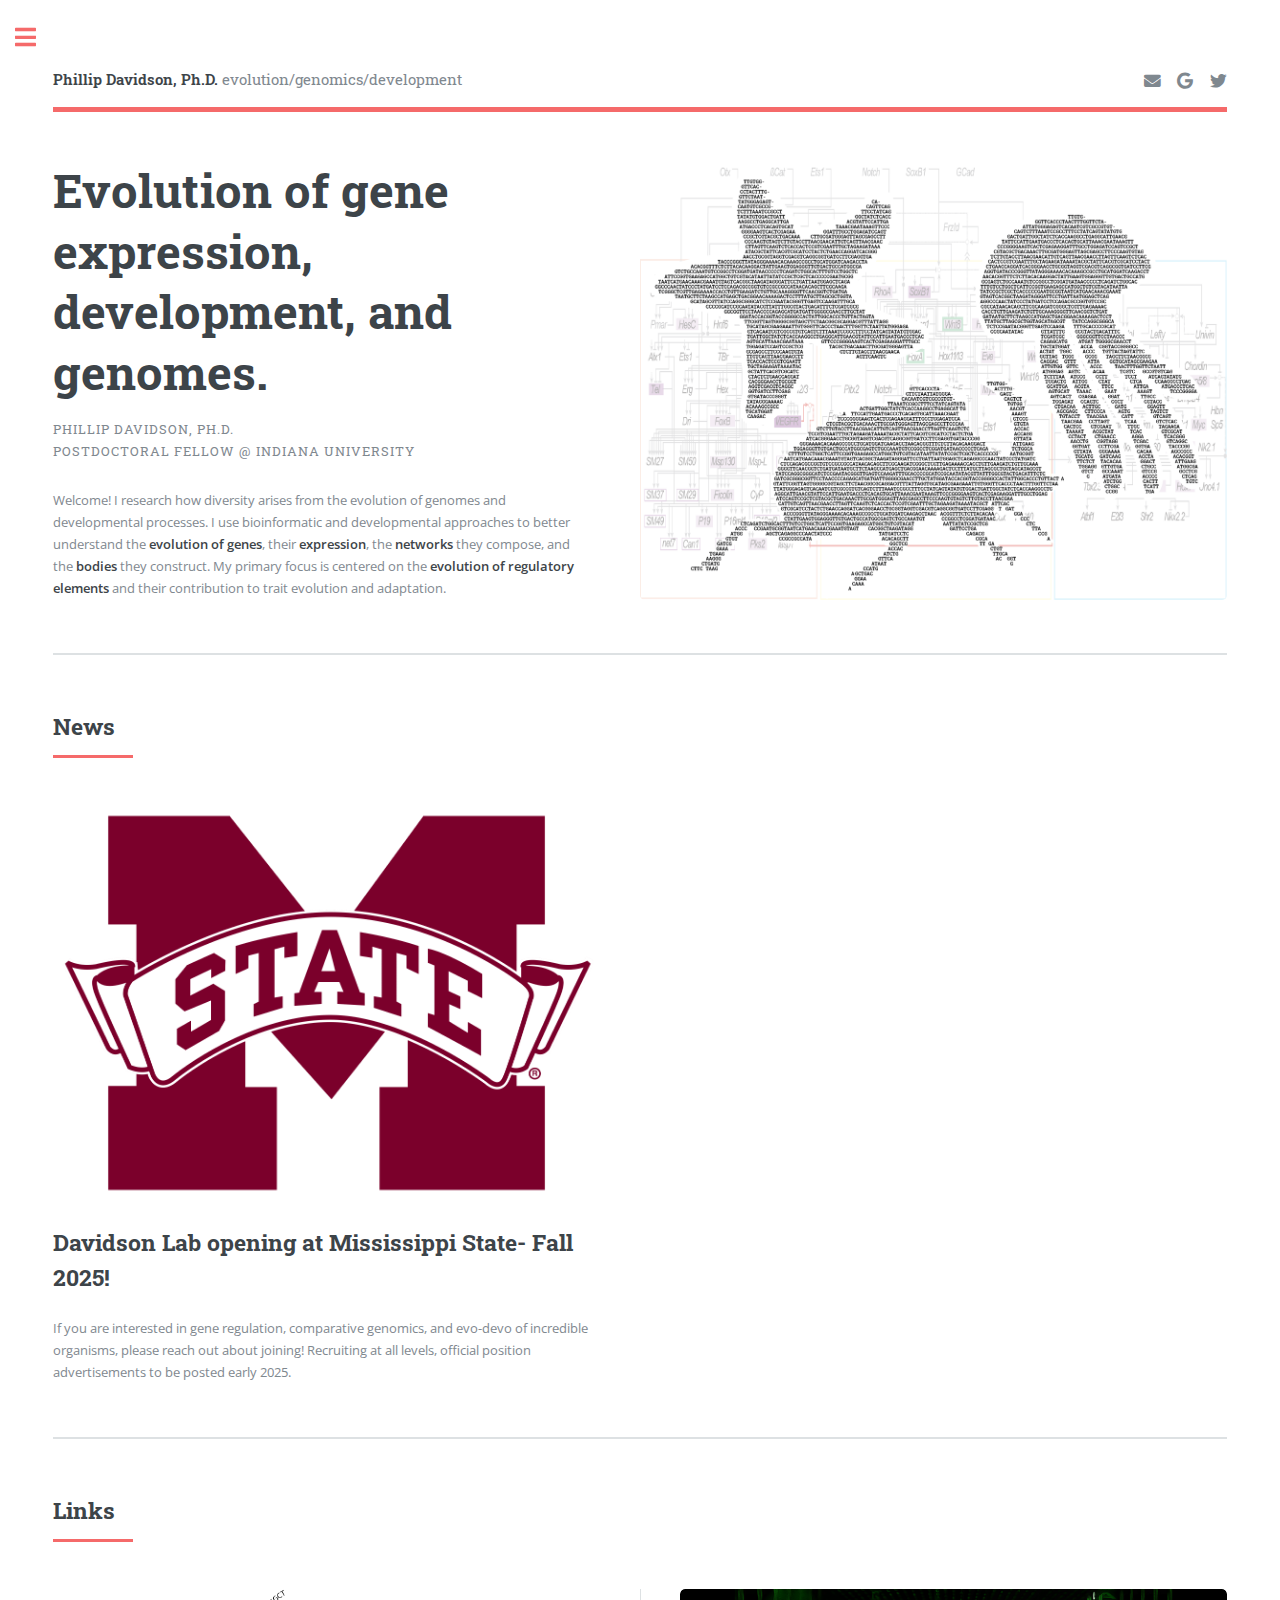
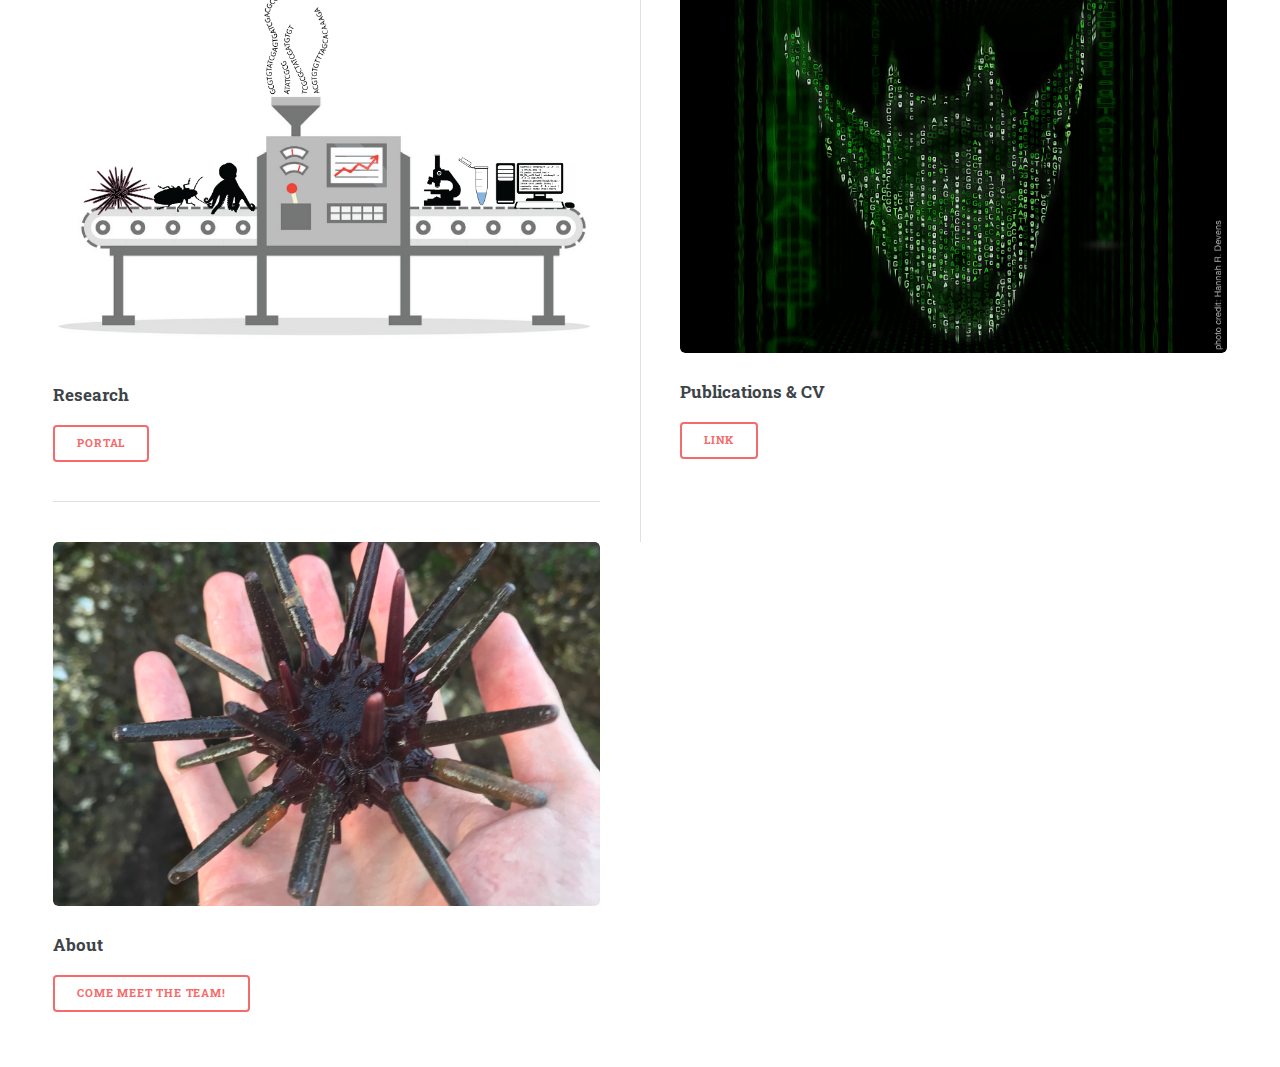
<file: index.html>
<!DOCTYPE HTML>
<!--
	Editorial by HTML5 UP
	html5up.net | @ajlkn
	Free for personal and commercial use under the CCA 3.0 license (html5up.net/license)
-->
<html>
	<head>
		<title>Phillip Davidson, Ph.D</title>
		<meta charset="utf-8" />
		<meta name="viewport" content="width=device-width, initial-scale=1, user-scalable=no" />
		<link rel="stylesheet" href="assets/css/main.css" />
		<script async src="https://www.googletagmanager.com/gtag/js?id=G-MB7R0GZT8J"></script>
		<script>
				window.dataLayer = window.dataLayer || [];
				function gtag(){dataLayer.push(arguments);}
				gtag('js', new Date());

				gtag('config', 'G-MB7R0GZT8J');
		</script>
	</head>
	<body class="is-preload">

		<!-- Wrapper -->
			<div id="wrapper">

				<!-- Main -->
					<div id="main">
						<div class="inner">

							<!-- Header -->
								<header id="header">
									<a href="index.html" class="logo"><strong>Phillip Davidson, Ph.D.</strong> evolution/genomics/development</a>
									<ul class="icons">
										<li><a href="mailto: phidavid@iu.edu" class="icon solid fa-envelope"><span class="label">Email</span></a></li>
										<li><a href="https://scholar.google.com/citations?user=LZuCMR4AAAAJ&hl=en" target="_blank" rel="noopener noreferrer" class="icon brands fa-google"><span class="label">Google Scholar</span></a></li>
										<li><a href="https://twitter.com/PhilDavidson" target="_blank" rel="noopener noreferrer" class="icon brands fa-twitter"><span class="label">Twitter</span></a></li>
									</ul>
								</header>

							<!-- Banner -->
								<section id="banner">
									<div class="content">
										<header>
											<h1>Evolution of gene expression, development, and genomes. </h1>
											<p>Phillip Davidson, Ph.D. <br>Postdoctoral Fellow @ Indiana University</p>
										</header>
										<p>Welcome! I research how diversity arises from the evolution of genomes and developmental processes. I use bioinformatic and developmental approaches to better understand the <b>evolution of genes</b>, their <b>expression</b>, the <b>networks</b> they compose, and the <b>bodies</b> they construct. My primary focus is centered on the <b>evolution of regulatory elements</b> and their contribution to trait evolution and adaptation.</p>
									</div>
									<span class="image object">
										<img src="images/beetle_dna.png" alt="" />
									</span>
								</section>

							<!-- Section -->
							<section>
								<header class="major">
									<h2>News</h2>
								</header>
								<div class="posts">
									<article>
										<a class="image"><img src="images/msstate.png" alt="" /></a>
										<h2> Davidson Lab opening at Mississippi State- Fall 2025!</h2>
										<p> If you are interested in gene regulation, comparative genomics, and evo-devo of incredible organisms, please reach out about joining! Recruiting at all levels, official position advertisements to be posted early 2025. </p>
									</article>
								</div>
							</section>
								<section>
									<header class="major">
										<h2>Links</h2>
									</header>
									<div class="posts">
										<article>
											<a href="research.html" class="image"><img src="images/research.png" alt="" /></a>
											<h3>Research</h3>
											<ul class="actions">
												<li><a href="research.html" class="button">Portal</a></li>
											</ul>
										</article>
										<article>
											<a href="publications_cv.html" class="image"><img src="images/urchin_matrix.png" alt="" /></a>
											<h3>Publications & CV</h3>
											<ul class="actions">
												<li><a href="publications_cv.html" class="button">Link</a></li>
											</ul>
										</article>
										<article>
											<a href="about.html" class="image"><img src="images/urchin_hand.JPG" alt="" /></a>
											<h3>About</h3>
											<ul class="actions">
												<li><a href="about.html" class="button">Come meet the team!</a></li>
											</ul>
										</article>
									</div>
								</section>
						</div>
					</div>

				<!-- Sidebar -->
					<div id="sidebar">
						<div class="inner">

							<!-- Search -->
								<!-- <section id="search" class="alt">
									<form method="post" action="#">
										<input type="text" name="query" id="query" placeholder="Search" />
									</form>
								</section> -->

							<!-- Menu -->
								<nav id="menu">
									<header class="major">
										<h2>Menu</h2>
									</header>
									<ul>
										<li><a href="index.html">Home</a></li>
										<li><a href="research.html">Research</a></li>
										<li><a href="publications_cv.html">Publications & CV</a></li>
										<li><a href="about.html">About</a></li>
										<!-- <li>
											<span class="opener">Submenu</span>
											<ul>
												<li><a href="#">Lorem Dolor</a></li>
												<li><a href="#">Ipsum Adipiscing</a></li>
												<li><a href="#">Tempus Magna</a></li>
												<li><a href="#">Feugiat Veroeros</a></li>
											</ul>
										</li>
										<li><a href="#">Etiam Dolore</a></li>
										<li><a href="#">Adipiscing</a></li>
										<li>
											<span class="opener">Another Submenu</span>
											<ul>
												<li><a href="#">Lorem Dolor</a></li>
												<li><a href="#">Ipsum Adipiscing</a></li>
												<li><a href="#">Tempus Magna</a></li>
												<li><a href="#">Feugiat Veroeros</a></li>
											</ul>
										</li>
										<li><a href="#">Maximus Erat</a></li>
										<li><a href="#">Sapien Mauris</a></li>
										<li><a href="#">Amet Lacinia</a></li> -->
									</ul>
								</nav>

							<!-- Section -->
								<!-- <section>
									<header class="major">
										<h2>Ante interdum</h2>
									</header>
									<div class="mini-posts">
										<article>
											<a href="#" class="image"><img src="images/pic07.jpg" alt="" /></a>
											<p>Aenean ornare velit lacus, ac varius enim lorem ullamcorper dolore aliquam.</p>
										</article>
										<article>
											<a href="#" class="image"><img src="images/pic08.jpg" alt="" /></a>
											<p>Aenean ornare velit lacus, ac varius enim lorem ullamcorper dolore aliquam.</p>
										</article>
										<article>
											<a href="#" class="image"><img src="images/pic09.jpg" alt="" /></a>
											<p>Aenean ornare velit lacus, ac varius enim lorem ullamcorper dolore aliquam.</p>
										</article>
									</div>
									<ul class="actions">
										<li><a href="#" class="button">More</a></li>
									</ul>
								</section> -->

							<!-- Section -->
								<section>
									<header class="major">
										<h2>Get in touch</h2>
									</header>
									<p>Questions? Want to talk science?</p>
									<ul class="contact">
										<li class="icon solid fa-envelope"><a href="mailto: phidavid@iu.edu">phidavid@iu.edu</a></li>
										<li class="icon brands fa-twitter"><a href="https://twitter.com/PhilDavidson" target="_blank" rel="noopener noreferrer">@PhilDavidson</a></li>
										<li class="icon solid fa-home">Myers Hall, 915 E 3rd St<br />
										Bloomington, IN 47405</li>
									</ul>
								</section>

							<!-- Footer -->
								<footer id="footer">
									<p class="copyright">&copy; Phillip Davidson. All rights reserved. Design: <a href="https://html5up.net" target="_blank" rel="noopener noreferrer">HTML5 UP</a>.</p>
								</footer>

						</div>
					</div>

			</div>

		<!-- Scripts -->
			<script src="assets/js/jquery.min.js"></script>
			<script src="assets/js/browser.min.js"></script>
			<script src="assets/js/breakpoints.min.js"></script>
			<script src="assets/js/util.js"></script>
			<script src="assets/js/main.js"></script>

	</body>
</html>
</file>
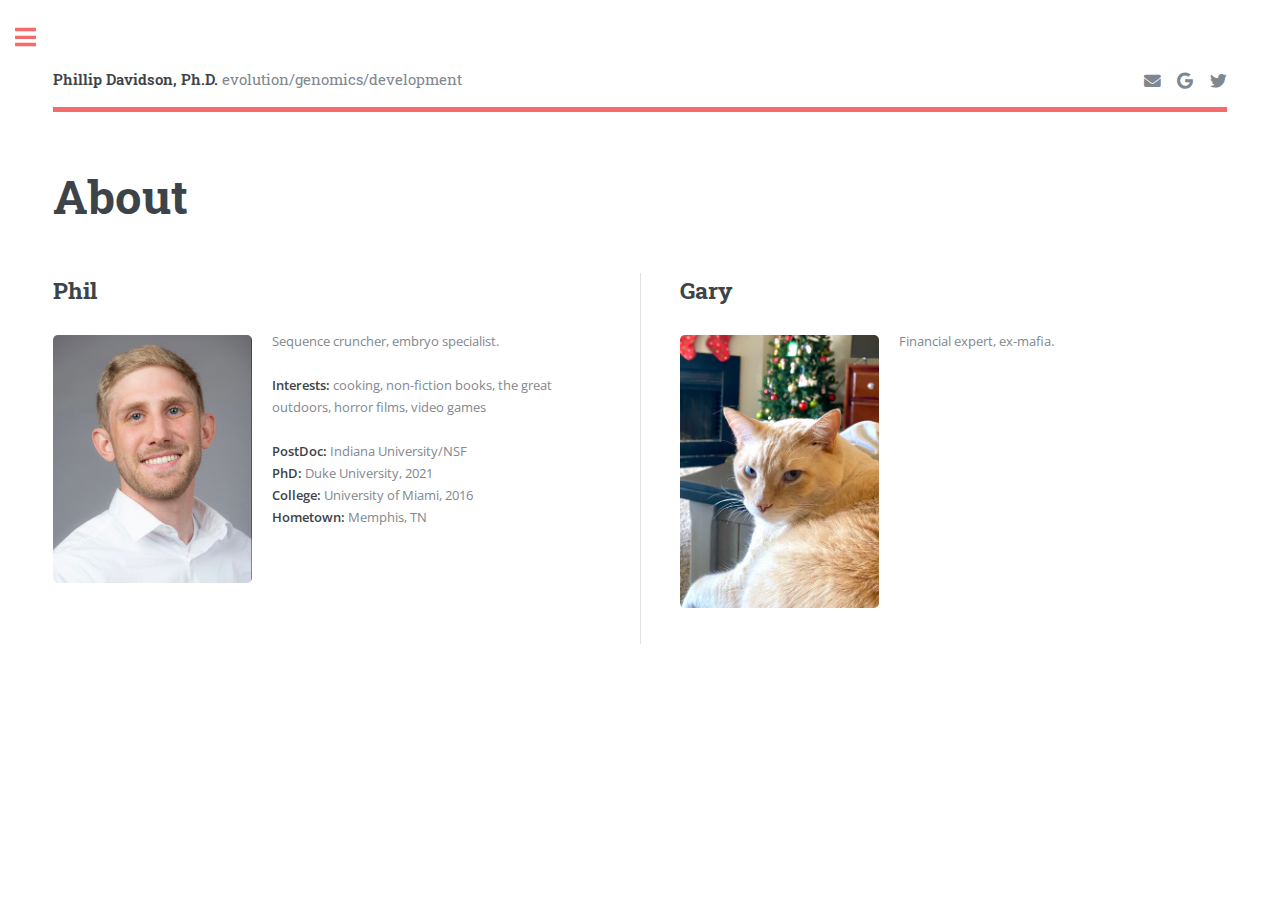
<file: about.html>
<!DOCTYPE HTML>
<!--
	Editorial by HTML5 UP
	html5up.net | @ajlkn
	Free for personal and commercial use under the CCA 3.0 license (html5up.net/license)
-->
<html>
	<head>
		<title>About</title>
		<meta charset="utf-8" />
		<meta name="viewport" content="width=device-width, initial-scale=1, user-scalable=no" />
		<link rel="stylesheet" href="assets/css/main.css" />
	</head>
	<body class="is-preload">

		<!-- Wrapper -->
			<div id="wrapper">

				<!-- Main -->
					<div id="main">
						<div class="inner">

							<!-- Header -->
							<header id="header">
								<a href="index.html" class="logo"><strong>Phillip Davidson, Ph.D.</strong> evolution/genomics/development</a>
								<ul class="icons">
									<li><a href="mailto: phidavid@iu.edu" class="icon solid fa-envelope"><span class="label">Email</span></a></li>
									<li><a href="https://scholar.google.com/citations?user=LZuCMR4AAAAJ&hl=en" target="_blank" rel="noopener noreferrer" class="icon brands fa-google"><span class="label">Google Scholar</span></a></li>
									<li><a href="https://twitter.com/PhilDavidson" target="_blank" rel="noopener noreferrer" class="icon brands fa-twitter"><span class="label">Twitter</span></a></li>
								</ul>
							</header>

							<!-- Content -->
								<section>
									<header class="main">
										<h1>About</h1>
									</header>
									<div class="posts">
										<article>
											<h2>Phil</h2>
											<p><span class="image left"><img src="images/phil.jpg" alt="" /></span>Sequence cruncher, embryo specialist.<br><br><b>Interests:</b> cooking, non-fiction books, the great outdoors, horror films, video games<br><br><b>PostDoc:</b> Indiana University/NSF<br><b>PhD:</b> Duke University, 2021<br><b>College:</b> University of Miami, 2016<br><b>Hometown:</b> Memphis, TN</p>
										</article>
										<article>
											<h2>Gary</h2>
											<p><span class="image left"><img src="images/gary.jpg" alt="" /></span>Financial expert, ex-mafia.</p>
										</article>
								</section>
						</div>
					</div>

					<!-- Sidebar -->
						<div id="sidebar">
							<div class="inner">

								<!-- Search -->
									<!-- <section id="search" class="alt">
										<form method="post" action="#">
											<input type="text" name="query" id="query" placeholder="Search" />
										</form>
									</section> -->

								<!-- Menu -->
									<nav id="menu">
										<header class="major">
											<h2>Menu</h2>
										</header>
										<ul>
											<li><a href="index.html">Home</a></li>
											<li><a href="research.html">Research</a></li>
											<li><a href="publications_cv.html">Publications & CV</a></li>
											<li><a href="about.html">About</a></li>
											<!-- <li>
												<span class="opener">Submenu</span>
												<ul>
													<li><a href="#">Lorem Dolor</a></li>
													<li><a href="#">Ipsum Adipiscing</a></li>
													<li><a href="#">Tempus Magna</a></li>
													<li><a href="#">Feugiat Veroeros</a></li>
												</ul>
											</li>
											<li><a href="#">Etiam Dolore</a></li>
											<li><a href="#">Adipiscing</a></li>
											<li>
												<span class="opener">Another Submenu</span>
												<ul>
													<li><a href="#">Lorem Dolor</a></li>
													<li><a href="#">Ipsum Adipiscing</a></li>
													<li><a href="#">Tempus Magna</a></li>
													<li><a href="#">Feugiat Veroeros</a></li>
												</ul>
											</li>
											<li><a href="#">Maximus Erat</a></li>
											<li><a href="#">Sapien Mauris</a></li>
											<li><a href="#">Amet Lacinia</a></li> -->
										</ul>
									</nav>

								<!-- Section -->
									<!-- <section>
										<header class="major">
											<h2>Ante interdum</h2>
										</header>
										<div class="mini-posts">
											<article>
												<a href="#" class="image"><img src="images/pic07.jpg" alt="" /></a>
												<p>Aenean ornare velit lacus, ac varius enim lorem ullamcorper dolore aliquam.</p>
											</article>
											<article>
												<a href="#" class="image"><img src="images/pic08.jpg" alt="" /></a>
												<p>Aenean ornare velit lacus, ac varius enim lorem ullamcorper dolore aliquam.</p>
											</article>
											<article>
												<a href="#" class="image"><img src="images/pic09.jpg" alt="" /></a>
												<p>Aenean ornare velit lacus, ac varius enim lorem ullamcorper dolore aliquam.</p>
											</article>
										</div>
										<ul class="actions">
											<li><a href="#" class="button">More</a></li>
										</ul>
									</section> -->

								<!-- Section -->
									<section>
										<header class="major">
											<h2>Get in touch</h2>
										</header>
										<p>Questions? Want to talk science?</p>
										<ul class="contact">
											<li class="icon solid fa-envelope"><a href="mailto: phidavid@iu.edu">phidavid@iu.edu</a></li>
											<li class="icon brands fa-twitter"><a href="https://twitter.com/PhilDavidson" target="_blank" rel="noopener noreferrer">@PhilDavidson</a></li>
											<li class="icon solid fa-home">Myers Hall, 915 E 3rd St<br />
											Bloomington, IN 47405</li>
										</ul>
									</section>

								<!-- Footer -->
									<footer id="footer">
										<p class="copyright">&copy; Phillip Davidson. All rights reserved. Design: <a href="https://html5up.net" target="_blank" rel="noopener noreferrer">HTML5 UP</a>.</p>
									</footer>

							</div>
						</div>

				</div>

		<!-- Scripts -->
			<script src="assets/js/jquery.min.js"></script>
			<script src="assets/js/browser.min.js"></script>
			<script src="assets/js/breakpoints.min.js"></script>
			<script src="assets/js/util.js"></script>
			<script src="assets/js/main.js"></script>

	</body>
</html>
</file>
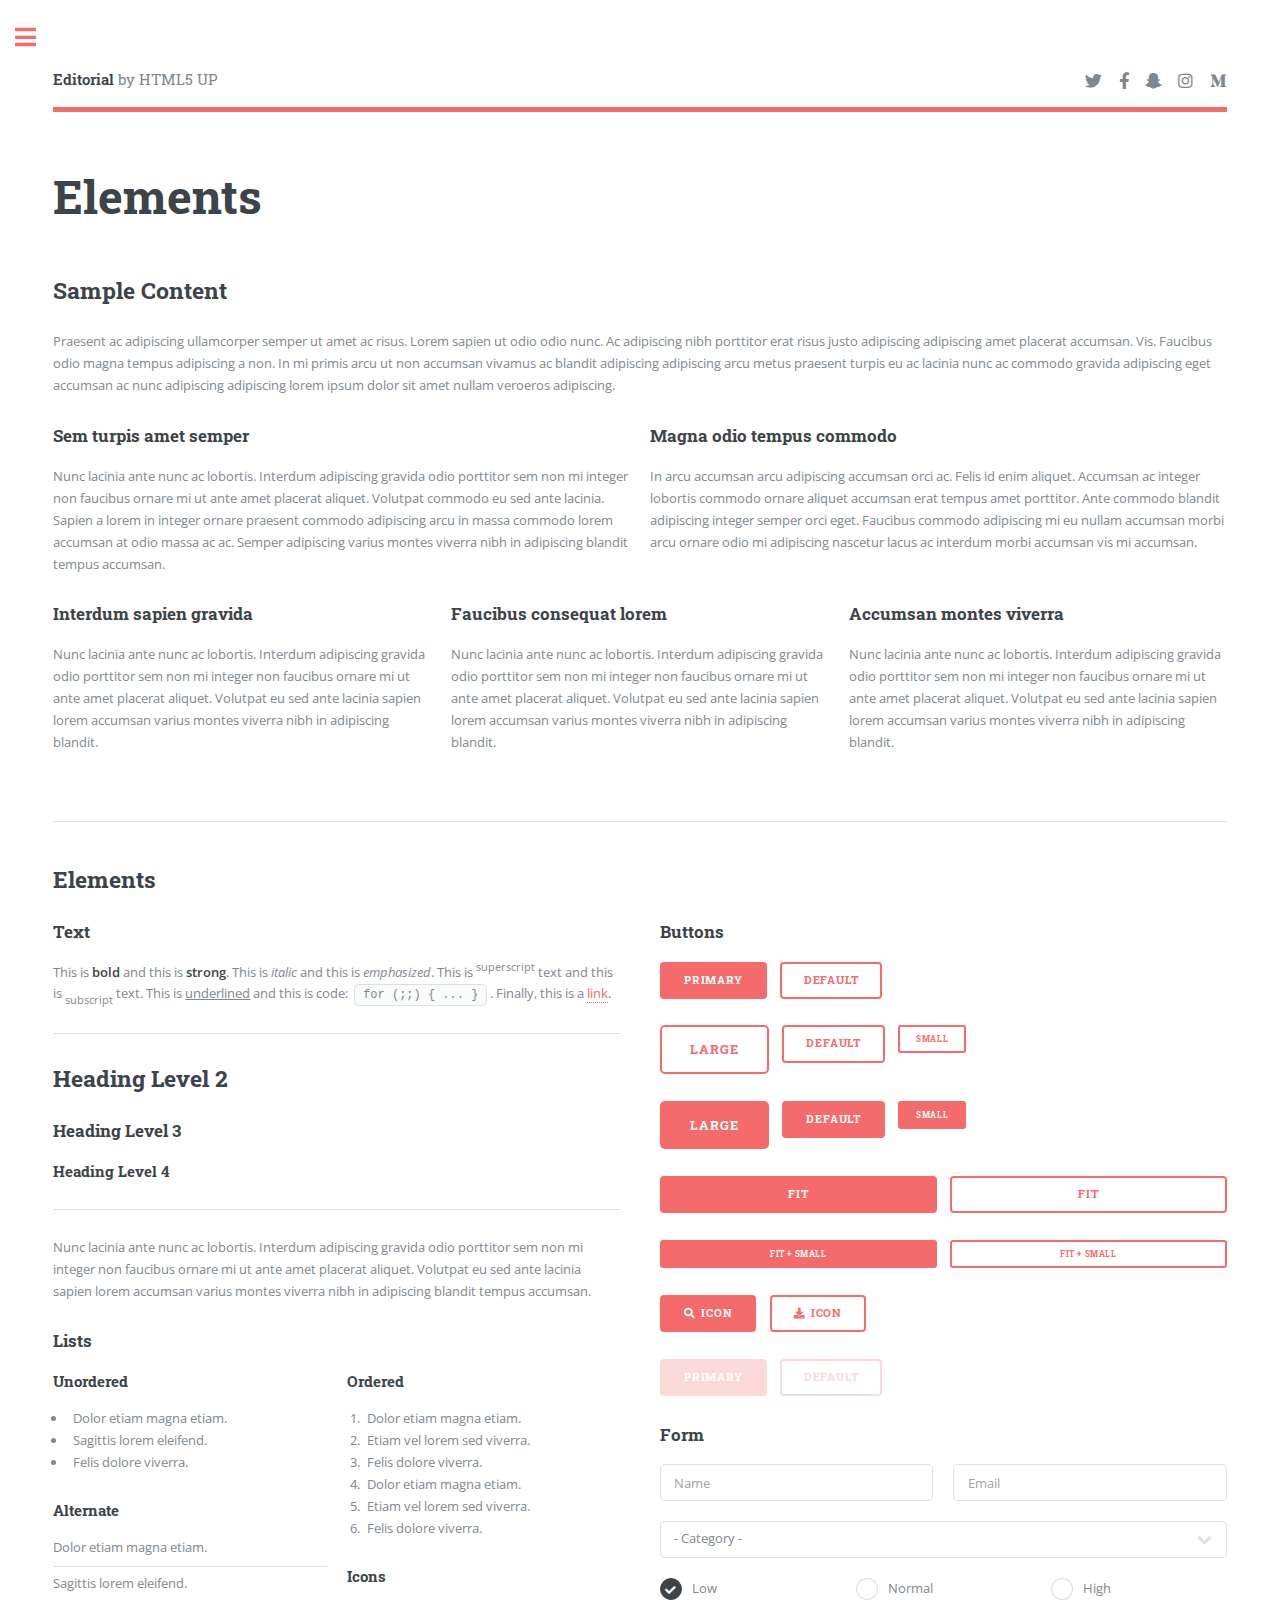
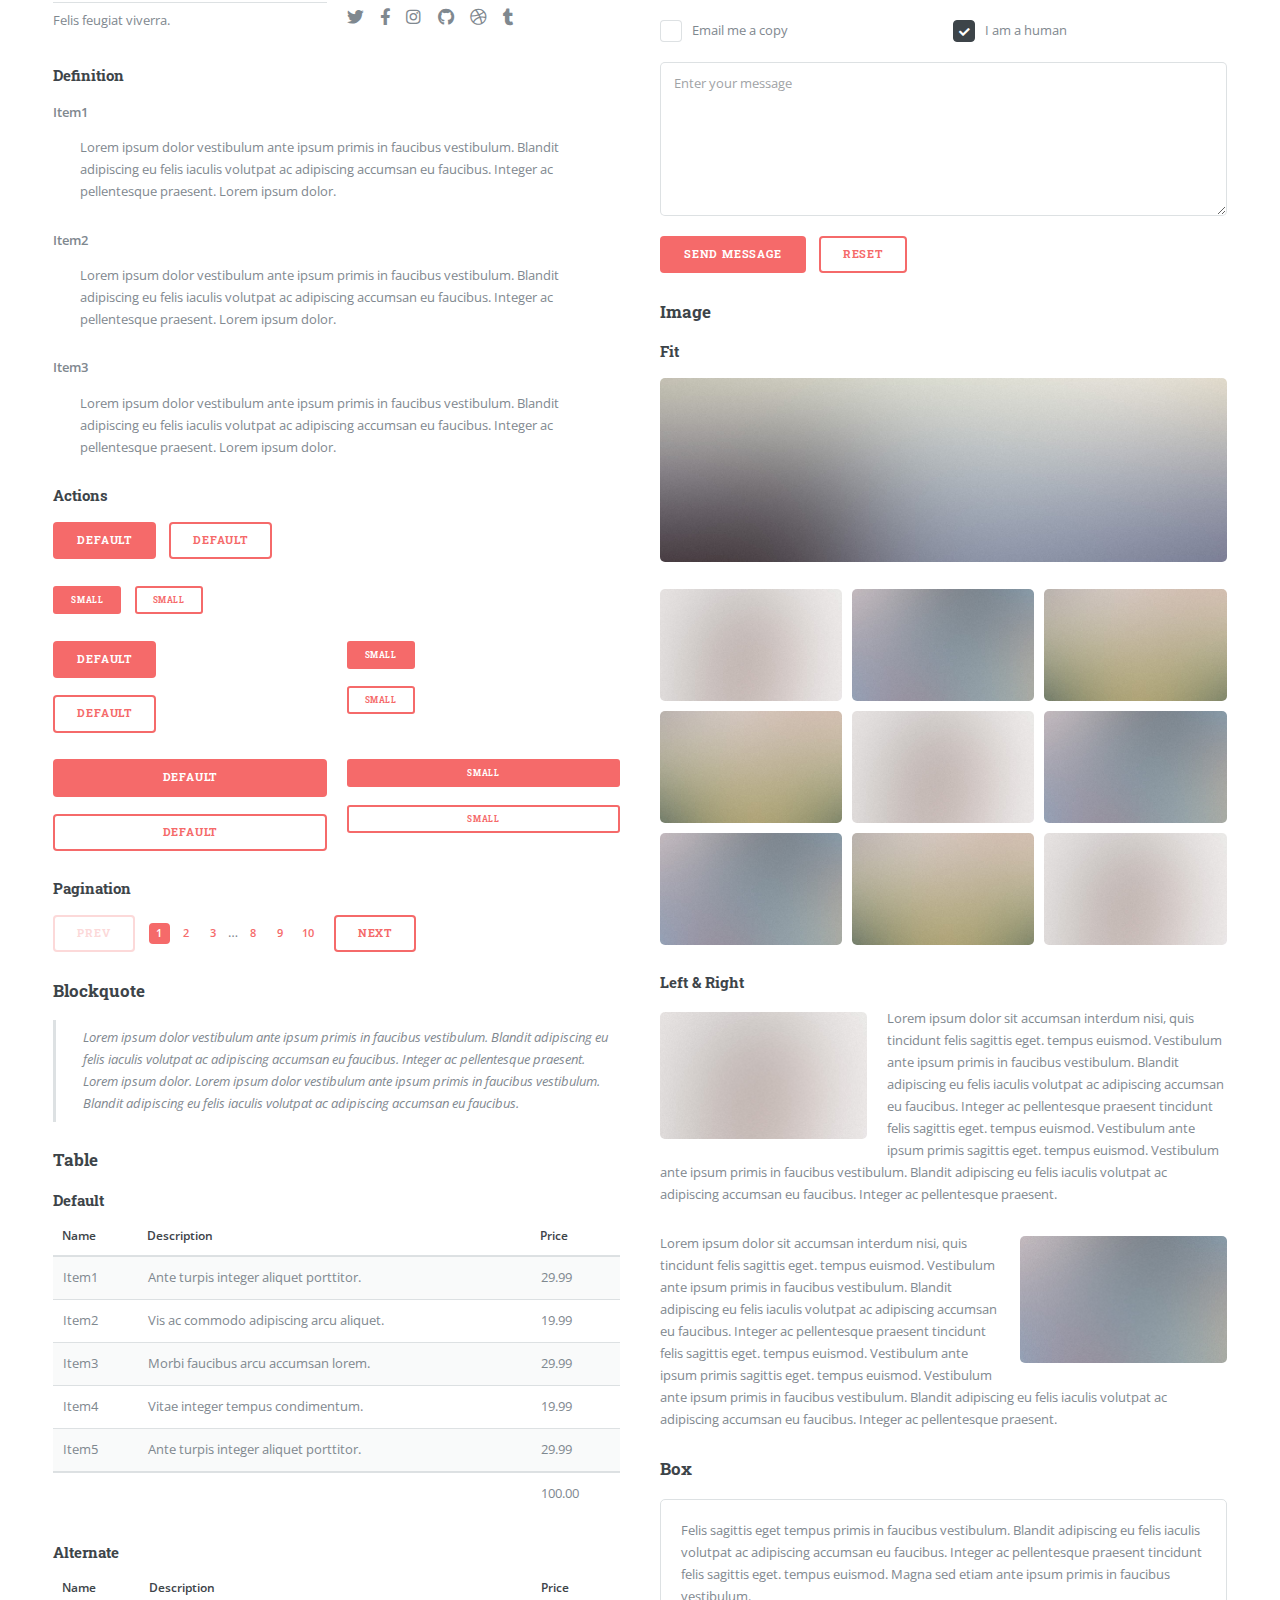
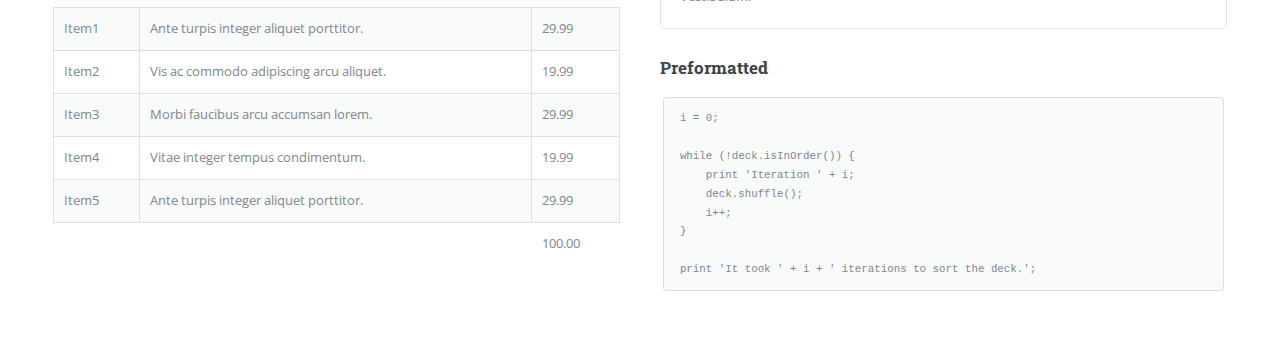
<file: elements.html>
<!DOCTYPE HTML>
<!--
	Editorial by HTML5 UP
	html5up.net | @ajlkn
	Free for personal and commercial use under the CCA 3.0 license (html5up.net/license)
-->
<html>
	<head>
		<title>Elements - Editorial by HTML5 UP</title>
		<meta charset="utf-8" />
		<meta name="viewport" content="width=device-width, initial-scale=1, user-scalable=no" />
		<link rel="stylesheet" href="assets/css/main.css" />
	</head>
	<body class="is-preload">

		<!-- Wrapper -->
			<div id="wrapper">

				<!-- Main -->
					<div id="main">
						<div class="inner">

							<!-- Header -->
								<header id="header">
									<a href="index.html" class="logo"><strong>Editorial</strong> by HTML5 UP</a>
									<ul class="icons">
										<li><a href="#" class="icon brands fa-twitter"><span class="label">Twitter</span></a></li>
										<li><a href="#" class="icon brands fa-facebook-f"><span class="label">Facebook</span></a></li>
										<li><a href="#" class="icon brands fa-snapchat-ghost"><span class="label">Snapchat</span></a></li>
										<li><a href="#" class="icon brands fa-instagram"><span class="label">Instagram</span></a></li>
										<li><a href="#" class="icon brands fa-medium-m"><span class="label">Medium</span></a></li>
									</ul>
								</header>

							<!-- Content -->
								<section>
									<header class="main">
										<h1>Elements</h1>
									</header>

									<!-- Content -->
										<h2 id="content">Sample Content</h2>
										<p>Praesent ac adipiscing ullamcorper semper ut amet ac risus. Lorem sapien ut odio odio nunc. Ac adipiscing nibh porttitor erat risus justo adipiscing adipiscing amet placerat accumsan. Vis. Faucibus odio magna tempus adipiscing a non. In mi primis arcu ut non accumsan vivamus ac blandit adipiscing adipiscing arcu metus praesent turpis eu ac lacinia nunc ac commodo gravida adipiscing eget accumsan ac nunc adipiscing adipiscing lorem ipsum dolor sit amet nullam veroeros adipiscing.</p>
										<div class="row">
											<div class="col-6 col-12-small">
												<h3>Sem turpis amet semper</h3>
												<p>Nunc lacinia ante nunc ac lobortis. Interdum adipiscing gravida odio porttitor sem non mi integer non faucibus ornare mi ut ante amet placerat aliquet. Volutpat commodo eu sed ante lacinia. Sapien a lorem in integer ornare praesent commodo adipiscing arcu in massa commodo lorem accumsan at odio massa ac ac. Semper adipiscing varius montes viverra nibh in adipiscing blandit tempus accumsan.</p>
											</div>
											<div class="col-6 col-12-small">
												<h3>Magna odio tempus commodo</h3>
												<p>In arcu accumsan arcu adipiscing accumsan orci ac. Felis id enim aliquet. Accumsan ac integer lobortis commodo ornare aliquet accumsan erat tempus amet porttitor. Ante commodo blandit adipiscing integer semper orci eget. Faucibus commodo adipiscing mi eu nullam accumsan morbi arcu ornare odio mi adipiscing nascetur lacus ac interdum morbi accumsan vis mi accumsan.</p>
											</div>
											<!-- Break -->
											<div class="col-4 col-12-medium">
												<h3>Interdum sapien gravida</h3>
												<p>Nunc lacinia ante nunc ac lobortis. Interdum adipiscing gravida odio porttitor sem non mi integer non faucibus ornare mi ut ante amet placerat aliquet. Volutpat eu sed ante lacinia sapien lorem accumsan varius montes viverra nibh in adipiscing blandit.</p>
											</div>
											<div class="col-4 col-12-medium">
												<h3>Faucibus consequat lorem</h3>
												<p>Nunc lacinia ante nunc ac lobortis. Interdum adipiscing gravida odio porttitor sem non mi integer non faucibus ornare mi ut ante amet placerat aliquet. Volutpat eu sed ante lacinia sapien lorem accumsan varius montes viverra nibh in adipiscing blandit.</p>
											</div>
											<div class="col-4 col-12-medium">
												<h3>Accumsan montes viverra</h3>
												<p>Nunc lacinia ante nunc ac lobortis. Interdum adipiscing gravida odio porttitor sem non mi integer non faucibus ornare mi ut ante amet placerat aliquet. Volutpat eu sed ante lacinia sapien lorem accumsan varius montes viverra nibh in adipiscing blandit.</p>
											</div>
										</div>

									<hr class="major" />

									<!-- Elements -->
										<h2 id="elements">Elements</h2>
										<div class="row gtr-200">
											<div class="col-6 col-12-medium">

												<!-- Text stuff -->
													<h3>Text</h3>
													<p>This is <b>bold</b> and this is <strong>strong</strong>. This is <i>italic</i> and this is <em>emphasized</em>.
													This is <sup>superscript</sup> text and this is <sub>subscript</sub> text.
													This is <u>underlined</u> and this is code: <code>for (;;) { ... }</code>.
													Finally, this is a <a href="#">link</a>.</p>
													<hr />
													<h2>Heading Level 2</h2>
													<h3>Heading Level 3</h3>
													<h4>Heading Level 4</h4>
													<hr />
													<p>Nunc lacinia ante nunc ac lobortis. Interdum adipiscing gravida odio porttitor sem non mi integer non faucibus ornare mi ut ante amet placerat aliquet. Volutpat eu sed ante lacinia sapien lorem accumsan varius montes viverra nibh in adipiscing blandit tempus accumsan.</p>

												<!-- Lists -->
													<h3>Lists</h3>
													<div class="row">
														<div class="col-6 col-12-small">

															<h4>Unordered</h4>
															<ul>
																<li>Dolor etiam magna etiam.</li>
																<li>Sagittis lorem eleifend.</li>
																<li>Felis dolore viverra.</li>
															</ul>

															<h4>Alternate</h4>
															<ul class="alt">
																<li>Dolor etiam magna etiam.</li>
																<li>Sagittis lorem eleifend.</li>
																<li>Felis feugiat viverra.</li>
															</ul>

														</div>
														<div class="col-6 col-12-small">

															<h4>Ordered</h4>
															<ol>
																<li>Dolor etiam magna etiam.</li>
																<li>Etiam vel lorem sed viverra.</li>
																<li>Felis dolore viverra.</li>
																<li>Dolor etiam magna etiam.</li>
																<li>Etiam vel lorem sed viverra.</li>
																<li>Felis dolore viverra.</li>
															</ol>

															<h4>Icons</h4>
															<ul class="icons">
																<li><a href="#" class="icon brands fa-twitter"><span class="label">Twitter</span></a></li>
																<li><a href="#" class="icon brands fa-facebook-f"><span class="label">Facebook</span></a></li>
																<li><a href="#" class="icon brands fa-instagram"><span class="label">Instagram</span></a></li>
																<li><a href="#" class="icon brands fa-github"><span class="label">Github</span></a></li>
																<li><a href="#" class="icon brands fa-dribbble"><span class="label">Dribbble</span></a></li>
																<li><a href="#" class="icon brands fa-tumblr"><span class="label">Tumblr</span></a></li>
															</ul>

														</div>
													</div>
													<h4>Definition</h4>
													<dl>
														<dt>Item1</dt>
														<dd>
															<p>Lorem ipsum dolor vestibulum ante ipsum primis in faucibus vestibulum. Blandit adipiscing eu felis iaculis volutpat ac adipiscing accumsan eu faucibus. Integer ac pellentesque praesent. Lorem ipsum dolor.</p>
														</dd>
														<dt>Item2</dt>
														<dd>
															<p>Lorem ipsum dolor vestibulum ante ipsum primis in faucibus vestibulum. Blandit adipiscing eu felis iaculis volutpat ac adipiscing accumsan eu faucibus. Integer ac pellentesque praesent. Lorem ipsum dolor.</p>
														</dd>
														<dt>Item3</dt>
														<dd>
															<p>Lorem ipsum dolor vestibulum ante ipsum primis in faucibus vestibulum. Blandit adipiscing eu felis iaculis volutpat ac adipiscing accumsan eu faucibus. Integer ac pellentesque praesent. Lorem ipsum dolor.</p>
														</dd>
													</dl>

													<h4>Actions</h4>
													<ul class="actions">
														<li><a href="#" class="button primary">Default</a></li>
														<li><a href="#" class="button">Default</a></li>
													</ul>
													<ul class="actions small">
														<li><a href="#" class="button primary small">Small</a></li>
														<li><a href="#" class="button small">Small</a></li>
													</ul>
													<div class="row">
														<div class="col-6 col-12-small">
															<ul class="actions stacked">
																<li><a href="#" class="button primary">Default</a></li>
																<li><a href="#" class="button">Default</a></li>
															</ul>
														</div>
														<div class="col-6 col-12-small">
															<ul class="actions stacked">
																<li><a href="#" class="button primary small">Small</a></li>
																<li><a href="#" class="button small">Small</a></li>
															</ul>
														</div>
														<div class="col-6 col-12-small">
															<ul class="actions stacked">
																<li><a href="#" class="button primary fit">Default</a></li>
																<li><a href="#" class="button fit">Default</a></li>
															</ul>
														</div>
														<div class="col-6 col-12-small">
															<ul class="actions stacked">
																<li><a href="#" class="button primary small fit">Small</a></li>
																<li><a href="#" class="button small fit">Small</a></li>
															</ul>
														</div>
													</div>

													<h4>Pagination</h4>
													<ul class="pagination">
														<li><span class="button disabled">Prev</span></li>
														<li><a href="#" class="page active">1</a></li>
														<li><a href="#" class="page">2</a></li>
														<li><a href="#" class="page">3</a></li>
														<li><span>&hellip;</span></li>
														<li><a href="#" class="page">8</a></li>
														<li><a href="#" class="page">9</a></li>
														<li><a href="#" class="page">10</a></li>
														<li><a href="#" class="button">Next</a></li>
													</ul>

												<!-- Blockquote -->
													<h3>Blockquote</h3>
													<blockquote>Lorem ipsum dolor vestibulum ante ipsum primis in faucibus vestibulum. Blandit adipiscing eu felis iaculis volutpat ac adipiscing accumsan eu faucibus. Integer ac pellentesque praesent. Lorem ipsum dolor. Lorem ipsum dolor vestibulum ante ipsum primis in faucibus vestibulum. Blandit adipiscing eu felis iaculis volutpat ac adipiscing accumsan eu faucibus.</blockquote>

												<!-- Table -->
													<h3>Table</h3>

													<h4>Default</h4>
													<div class="table-wrapper">
														<table>
															<thead>
																<tr>
																	<th>Name</th>
																	<th>Description</th>
																	<th>Price</th>
																</tr>
															</thead>
															<tbody>
																<tr>
																	<td>Item1</td>
																	<td>Ante turpis integer aliquet porttitor.</td>
																	<td>29.99</td>
																</tr>
																<tr>
																	<td>Item2</td>
																	<td>Vis ac commodo adipiscing arcu aliquet.</td>
																	<td>19.99</td>
																</tr>
																<tr>
																	<td>Item3</td>
																	<td> Morbi faucibus arcu accumsan lorem.</td>
																	<td>29.99</td>
																</tr>
																<tr>
																	<td>Item4</td>
																	<td>Vitae integer tempus condimentum.</td>
																	<td>19.99</td>
																</tr>
																<tr>
																	<td>Item5</td>
																	<td>Ante turpis integer aliquet porttitor.</td>
																	<td>29.99</td>
																</tr>
															</tbody>
															<tfoot>
																<tr>
																	<td colspan="2"></td>
																	<td>100.00</td>
																</tr>
															</tfoot>
														</table>
													</div>

													<h4>Alternate</h4>
													<div class="table-wrapper">
														<table class="alt">
															<thead>
																<tr>
																	<th>Name</th>
																	<th>Description</th>
																	<th>Price</th>
																</tr>
															</thead>
															<tbody>
																<tr>
																	<td>Item1</td>
																	<td>Ante turpis integer aliquet porttitor.</td>
																	<td>29.99</td>
																</tr>
																<tr>
																	<td>Item2</td>
																	<td>Vis ac commodo adipiscing arcu aliquet.</td>
																	<td>19.99</td>
																</tr>
																<tr>
																	<td>Item3</td>
																	<td> Morbi faucibus arcu accumsan lorem.</td>
																	<td>29.99</td>
																</tr>
																<tr>
																	<td>Item4</td>
																	<td>Vitae integer tempus condimentum.</td>
																	<td>19.99</td>
																</tr>
																<tr>
																	<td>Item5</td>
																	<td>Ante turpis integer aliquet porttitor.</td>
																	<td>29.99</td>
																</tr>
															</tbody>
															<tfoot>
																<tr>
																	<td colspan="2"></td>
																	<td>100.00</td>
																</tr>
															</tfoot>
														</table>
													</div>

											</div>
											<div class="col-6 col-12-medium">

												<!-- Buttons -->
													<h3>Buttons</h3>
													<ul class="actions">
														<li><a href="#" class="button primary">Primary</a></li>
														<li><a href="#" class="button">Default</a></li>
													</ul>
													<ul class="actions">
														<li><a href="#" class="button large">Large</a></li>
														<li><a href="#" class="button">Default</a></li>
														<li><a href="#" class="button small">Small</a></li>
													</ul>
													<ul class="actions">
														<li><a href="#" class="button primary large">Large</a></li>
														<li><a href="#" class="button primary">Default</a></li>
														<li><a href="#" class="button primary small">Small</a></li>
													</ul>
													<ul class="actions fit">
														<li><a href="#" class="button primary fit">Fit</a></li>
														<li><a href="#" class="button fit">Fit</a></li>
													</ul>
													<ul class="actions fit small">
														<li><a href="#" class="button primary fit small">Fit + Small</a></li>
														<li><a href="#" class="button fit small">Fit + Small</a></li>
													</ul>
													<ul class="actions">
														<li><a href="#" class="button primary icon solid fa-search">Icon</a></li>
														<li><a href="#" class="button icon solid fa-download">Icon</a></li>
													</ul>
													<ul class="actions">
														<li><span class="button primary disabled">Primary</span></li>
														<li><span class="button disabled">Default</span></li>
													</ul>

												<!-- Form -->
													<h3>Form</h3>

													<form method="post" action="#">
														<div class="row gtr-uniform">
															<div class="col-6 col-12-xsmall">
																<input type="text" name="demo-name" id="demo-name" value="" placeholder="Name" />
															</div>
															<div class="col-6 col-12-xsmall">
																<input type="email" name="demo-email" id="demo-email" value="" placeholder="Email" />
															</div>
															<!-- Break -->
															<div class="col-12">
																<select name="demo-category" id="demo-category">
																	<option value="">- Category -</option>
																	<option value="1">Manufacturing</option>
																	<option value="1">Shipping</option>
																	<option value="1">Administration</option>
																	<option value="1">Human Resources</option>
																</select>
															</div>
															<!-- Break -->
															<div class="col-4 col-12-small">
																<input type="radio" id="demo-priority-low" name="demo-priority" checked>
																<label for="demo-priority-low">Low</label>
															</div>
															<div class="col-4 col-12-small">
																<input type="radio" id="demo-priority-normal" name="demo-priority">
																<label for="demo-priority-normal">Normal</label>
															</div>
															<div class="col-4 col-12-small">
																<input type="radio" id="demo-priority-high" name="demo-priority">
																<label for="demo-priority-high">High</label>
															</div>
															<!-- Break -->
															<div class="col-6 col-12-small">
																<input type="checkbox" id="demo-copy" name="demo-copy">
																<label for="demo-copy">Email me a copy</label>
															</div>
															<div class="col-6 col-12-small">
																<input type="checkbox" id="demo-human" name="demo-human" checked>
																<label for="demo-human">I am a human</label>
															</div>
															<!-- Break -->
															<div class="col-12">
																<textarea name="demo-message" id="demo-message" placeholder="Enter your message" rows="6"></textarea>
															</div>
															<!-- Break -->
															<div class="col-12">
																<ul class="actions">
																	<li><input type="submit" value="Send Message" class="primary" /></li>
																	<li><input type="reset" value="Reset" /></li>
																</ul>
															</div>
														</div>
													</form>

												<!-- Image -->
													<h3>Image</h3>

													<h4>Fit</h4>
													<span class="image fit"><img src="images/pic11.jpg" alt="" /></span>
													<div class="box alt">
														<div class="row gtr-50 gtr-uniform">
															<div class="col-4"><span class="image fit"><img src="images/pic01.jpg" alt="" /></span></div>
															<div class="col-4"><span class="image fit"><img src="images/pic02.jpg" alt="" /></span></div>
															<div class="col-4"><span class="image fit"><img src="images/pic03.jpg" alt="" /></span></div>
															<!-- Break -->
															<div class="col-4"><span class="image fit"><img src="images/pic03.jpg" alt="" /></span></div>
															<div class="col-4"><span class="image fit"><img src="images/pic01.jpg" alt="" /></span></div>
															<div class="col-4"><span class="image fit"><img src="images/pic02.jpg" alt="" /></span></div>
															<!-- Break -->
															<div class="col-4"><span class="image fit"><img src="images/pic02.jpg" alt="" /></span></div>
															<div class="col-4"><span class="image fit"><img src="images/pic03.jpg" alt="" /></span></div>
															<div class="col-4"><span class="image fit"><img src="images/pic01.jpg" alt="" /></span></div>
														</div>
													</div>

													<h4>Left &amp; Right</h4>
													<p><span class="image left"><img src="images/pic01.jpg" alt="" /></span>Lorem ipsum dolor sit accumsan interdum nisi, quis tincidunt felis sagittis eget. tempus euismod. Vestibulum ante ipsum primis in faucibus vestibulum. Blandit adipiscing eu felis iaculis volutpat ac adipiscing accumsan eu faucibus. Integer ac pellentesque praesent tincidunt felis sagittis eget. tempus euismod. Vestibulum ante ipsum primis sagittis eget. tempus euismod. Vestibulum ante ipsum primis in faucibus vestibulum. Blandit adipiscing eu felis iaculis volutpat ac adipiscing accumsan eu faucibus. Integer ac pellentesque praesent.</p>
													<p><span class="image right"><img src="images/pic02.jpg" alt="" /></span>Lorem ipsum dolor sit accumsan interdum nisi, quis tincidunt felis sagittis eget. tempus euismod. Vestibulum ante ipsum primis in faucibus vestibulum. Blandit adipiscing eu felis iaculis volutpat ac adipiscing accumsan eu faucibus. Integer ac pellentesque praesent tincidunt felis sagittis eget. tempus euismod. Vestibulum ante ipsum primis sagittis eget. tempus euismod. Vestibulum ante ipsum primis in faucibus vestibulum. Blandit adipiscing eu felis iaculis volutpat ac adipiscing accumsan eu faucibus. Integer ac pellentesque praesent.</p>

												<!-- Box -->
													<h3>Box</h3>
													<div class="box">
														<p>Felis sagittis eget tempus primis in faucibus vestibulum. Blandit adipiscing eu felis iaculis volutpat ac adipiscing accumsan eu faucibus. Integer ac pellentesque praesent tincidunt felis sagittis eget. tempus euismod. Magna sed etiam ante ipsum primis in faucibus vestibulum.</p>
													</div>

												<!-- Preformatted Code -->
													<h3>Preformatted</h3>
													<pre><code>i = 0;

while (!deck.isInOrder()) {
    print 'Iteration ' + i;
    deck.shuffle();
    i++;
}

print 'It took ' + i + ' iterations to sort the deck.';
</code></pre>

											</div>
										</div>

								</section>

						</div>
					</div>

				<!-- Sidebar -->
					<div id="sidebar">
						<div class="inner">

							<!-- Search -->
								<section id="search" class="alt">
									<form method="post" action="#">
										<input type="text" name="query" id="query" placeholder="Search" />
									</form>
								</section>

							<!-- Menu -->
								<nav id="menu">
									<header class="major">
										<h2>Menu</h2>
									</header>
									<ul>
										<li><a href="index.html">Homepage</a></li>
										<li><a href="generic.html">Generic</a></li>
										<li><a href="elements.html">Elements</a></li>
										<li>
											<span class="opener">Submenu</span>
											<ul>
												<li><a href="#">Lorem Dolor</a></li>
												<li><a href="#">Ipsum Adipiscing</a></li>
												<li><a href="#">Tempus Magna</a></li>
												<li><a href="#">Feugiat Veroeros</a></li>
											</ul>
										</li>
										<li><a href="#">Etiam Dolore</a></li>
										<li><a href="#">Adipiscing</a></li>
										<li>
											<span class="opener">Another Submenu</span>
											<ul>
												<li><a href="#">Lorem Dolor</a></li>
												<li><a href="#">Ipsum Adipiscing</a></li>
												<li><a href="#">Tempus Magna</a></li>
												<li><a href="#">Feugiat Veroeros</a></li>
											</ul>
										</li>
										<li><a href="#">Maximus Erat</a></li>
										<li><a href="#">Sapien Mauris</a></li>
										<li><a href="#">Amet Lacinia</a></li>
									</ul>
								</nav>

							<!-- Section -->
								<section>
									<header class="major">
										<h2>Ante interdum</h2>
									</header>
									<div class="mini-posts">
										<article>
											<a href="#" class="image"><img src="images/pic07.jpg" alt="" /></a>
											<p>Aenean ornare velit lacus, ac varius enim lorem ullamcorper dolore aliquam.</p>
										</article>
										<article>
											<a href="#" class="image"><img src="images/pic08.jpg" alt="" /></a>
											<p>Aenean ornare velit lacus, ac varius enim lorem ullamcorper dolore aliquam.</p>
										</article>
										<article>
											<a href="#" class="image"><img src="images/pic09.jpg" alt="" /></a>
											<p>Aenean ornare velit lacus, ac varius enim lorem ullamcorper dolore aliquam.</p>
										</article>
									</div>
									<ul class="actions">
										<li><a href="#" class="button">More</a></li>
									</ul>
								</section>

							<!-- Section -->
								<section>
									<header class="major">
										<h2>Get in touch</h2>
									</header>
									<p>Sed varius enim lorem ullamcorper dolore aliquam aenean ornare velit lacus, ac varius enim lorem ullamcorper dolore. Proin sed aliquam facilisis ante interdum. Sed nulla amet lorem feugiat tempus aliquam.</p>
									<ul class="contact">
										<li class="icon solid fa-envelope"><a href="#">information@untitled.tld</a></li>
										<li class="icon solid fa-phone">(000) 000-0000</li>
										<li class="icon solid fa-home">1234 Somewhere Road #8254<br />
										Nashville, TN 00000-0000</li>
									</ul>
								</section>

							<!-- Footer -->
								<footer id="footer">
									<p class="copyright">&copy; Untitled. All rights reserved. Demo Images: <a href="https://unsplash.com">Unsplash</a>. Design: <a href="https://html5up.net">HTML5 UP</a>.</p>
								</footer>

						</div>
					</div>

			</div>

		<!-- Scripts -->
			<script src="assets/js/jquery.min.js"></script>
			<script src="assets/js/browser.min.js"></script>
			<script src="assets/js/breakpoints.min.js"></script>
			<script src="assets/js/util.js"></script>
			<script src="assets/js/main.js"></script>

	</body>
</html>
</file>
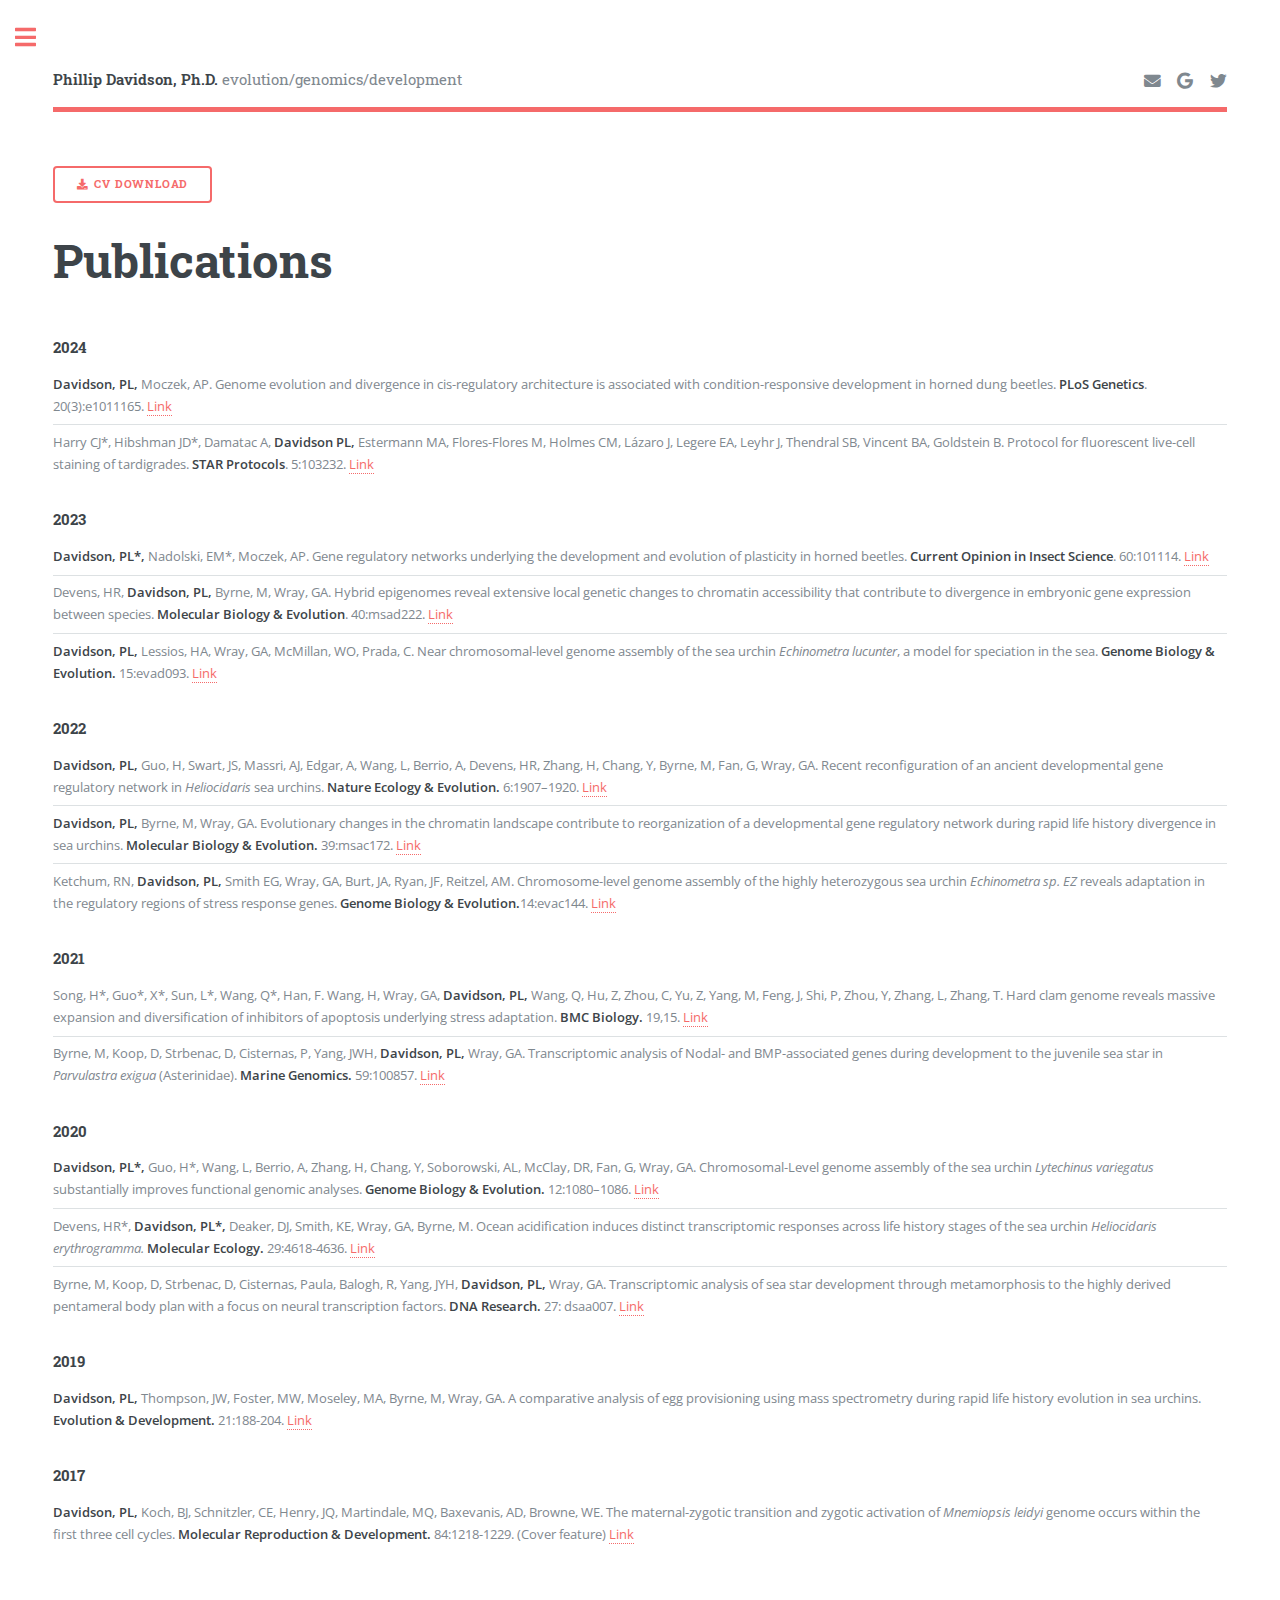
<file: publications_cv.html>
<!DOCTYPE HTML>
<!--
	Editorial by HTML5 UP
	html5up.net | @ajlkn
	Free for personal and commercial use under the CCA 3.0 license (html5up.net/license)
-->
<html>
	<head>
		<title>Publications & CV</title>
		<meta charset="utf-8" />
		<meta name="viewport" content="width=device-width, initial-scale=1, user-scalable=no" />
		<link rel="stylesheet" href="assets/css/main.css" />
	</head>
	<body class="is-preload">

		<!-- Wrapper -->
			<div id="wrapper">

				<!-- Main -->
					<div id="main">
						<div class="inner">

							<!-- Header -->
								<header id="header">
									<a href="index.html" class="logo"><strong>Phillip Davidson, Ph.D.</strong> evolution/genomics/development</a>
									<ul class="icons">
										<li><a href="mailto: phidavid@iu.edu" class="icon solid fa-envelope"><span class="label">Email</span></a></li>
										<li><a href="https://scholar.google.com/citations?user=LZuCMR4AAAAJ&hl=en" target="_blank" rel="noopener noreferrer" class="icon brands fa-google"><span class="label">Google Scholar</span></a></li>
										<li><a href="https://twitter.com/PhilDavidson" target="_blank" rel="noopener noreferrer" class="icon brands fa-twitter"><span class="label">Twitter</span></a></li>
									</ul>
								</header>

							<!-- Content -->
								<section>
									<ul class="actions">
										<li><a href="CV_Aug2024.pdf" target="_blank" rel="noopener noreferrer" download class="button icon solid fa-download">CV Download</a></li>
									</ul>
									<header class="main">
										<h1>Publications</h1>
									</header>
									<h4>2024</h4>
									<ul class="alt">
										<li><b>Davidson, PL,</b> Moczek, AP. Genome evolution and divergence in cis-regulatory architecture is associated with condition-responsive development in horned dung beetles. <b>PLoS Genetics</b>. 20(3):e1011165. <a href="https://doi.org/10.1371/journal.pgen.1011165" target="_blank" rel="noopener noreferrer">Link</a> </li> 
										<li>Harry CJ*, Hibshman JD*, Damatac A, <b>Davidson PL,</b> Estermann MA, Flores-Flores  
											M, Holmes CM, Lázaro J, Legere EA, Leyhr J, Thendral SB, Vincent BA,  
											Goldstein B. Protocol for fluorescent live-cell staining of tardigrades. <b>STAR Protocols</b>. 5:103232. <a href="https://star-protocols.cell.com/protocols/3655" target="_blank" rel="noopener noreferrer">Link</a> </li>
									</ul>
									<h4>2023</h4>
									<ul class="alt">
										<li><b>Davidson, PL*,</b> Nadolski, EM*, Moczek, AP. Gene regulatory networks underlying the development and evolution of plasticity in horned beetles. <b>Current Opinion in Insect Science</b>. 60:101114. <a href="https://doi.org/10.1016/j.cois.2023.101114" target="_blank" rel="noopener noreferrer">Link</a> </li>
										<li>Devens, HR, <b>Davidson, PL,</b> Byrne, M, Wray, GA. Hybrid epigenomes reveal extensive local
											genetic changes to chromatin accessibility that contribute to divergence in embryonic gene expression between species. <b>Molecular Biology & Evolution</b>. 40:msad222. <a href="https://doi.org/10.1093/molbev/msad222" target="_blank" rel="noopener noreferrer">Link</a></li>
										<li><b>Davidson, PL,</b> Lessios, HA, Wray, GA, McMillan, WO, Prada, C. Near chromosomal-level genome assembly of the sea
											urchin <i>Echinometra lucunter</i>, a model for speciation in
											the sea. <b>Genome Biology & Evolution.</b> 15:evad093. <a href="https://academic.oup.com/gbe/article/15/6/evad093/7190441" target="_blank" rel="noopener noreferrer">Link</a></li>
									</ul>
									<h4>2022</h4>
									<ul class="alt">
										<li><b>Davidson, PL,</b> Guo, H, Swart, JS, Massri, AJ, Edgar, A, Wang, L, Berrio, A, Devens,
     HR, Zhang, H, Chang, Y, Byrne, M, Fan, G, Wray, GA. Recent reconfiguration of
     an ancient developmental gene regulatory network in <i>Heliocidaris</i> sea urchins.
     <b>Nature Ecology & Evolution.</b> 6:1907–1920. <a href="https://www.nature.com/articles/s41559-022-01906-9" target="_blank" rel="noopener noreferrer">Link</a> </li>
										<li><b>Davidson, PL,</b> Byrne, M, Wray, GA. Evolutionary changes in the chromatin
     landscape contribute to reorganization of a developmental gene regulatory
     network during rapid life history divergence in sea urchins. <b>Molecular Biology &
     Evolution.</b> 39:msac172. <a href="https://academic.oup.com/mbe/article/39/9/msac172/6659243" target="_blank" rel="noopener noreferrer">Link</a> </li>
										<li>Ketchum, RN, <b>Davidson, PL,</b> Smith EG, Wray, GA, Burt, JA, Ryan, JF, Reitzel, AM.
     Chromosome-level genome assembly of the highly heterozygous sea urchin
     <i>Echinometra sp. EZ</i> reveals adaptation in the regulatory regions of stress response genes.
		 <b>Genome Biology & Evolution.</b>14:evac144. <a href="https://academic.oup.com/gbe/article/14/10/evac144/6717576" target="_blank" rel="noopener noreferrer">Link</a> </li></li>
									</ul>
									<h4>2021</h4>
									<ul class="alt">
										<li>Song, H*, Guo*, X*, Sun, L*, Wang, Q*, Han, F. Wang, H, Wray, GA, <b>Davidson, PL,</b>
     Wang, Q, Hu, Z, Zhou, C, Yu, Z, Yang, M, Feng, J, Shi, P, Zhou, Y, Zhang, L,
     Zhang, T. Hard clam genome reveals massive expansion and diversification of
     inhibitors of apoptosis underlying stress adaptation. <b>BMC Biology.</b> 19,15. <a href="https://link.springer.com/article/10.1186/s12915-020-00943-9" target="_blank" rel="noopener noreferrer">Link</a></li>
										<li>Byrne, M, Koop, D, Strbenac, D, Cisternas, P, Yang, JWH, <b>Davidson, PL,</b> Wray,
     GA. Transcriptomic analysis of Nodal- and BMP-associated genes during
     development to the juvenile sea star in <i>Parvulastra exigua</i> (Asterinidae). <b>Marine
     Genomics.</b> 59:100857. <a href="https://www.sciencedirect.com/science/article/pii/S1874778721000234?casa_token=tCs_atUdx3cAAAAA:2PTowhDarz5zs7XyaQJ1P-n_oTPZ60-BLi12KZm1SZ0fVrUaXnJSQA_HV2XNNwxQ6UuEEfOP7A" target="_blank" rel="noopener noreferrer">Link</a></li>
									</ul>
									<h4>2020</h4>
									<ul class="alt">
										<li><b>Davidson, PL*,</b> Guo, H*, Wang, L, Berrio, A, Zhang, H, Chang, Y, Soborowski, AL,
     McClay, DR, Fan, G, Wray, GA. Chromosomal-Level genome assembly of the
     sea urchin <i>Lytechinus variegatus</i> substantially improves functional genomic
     analyses. <b>Genome Biology & Evolution.</b> 12:1080–1086. <a href="https://academic.oup.com/gbe/article/12/7/1080/5841217" target="_blank" rel="noopener noreferrer">Link</a></li>
										<li>Devens, HR*, <b>Davidson, PL*,</b> Deaker, DJ, Smith, KE, Wray, GA, Byrne, M. Ocean
     acidification induces distinct transcriptomic responses across life history stages of
     the sea urchin <i>Heliocidaris erythrogramma.</i> <b>Molecular Ecology.</b> 29:4618-4636. <a href="https://onlinelibrary.wiley.com/doi/abs/10.1111/mec.15664" target="_blank" rel="noopener noreferrer">Link</a></li>
										<li>Byrne, M, Koop, D, Strbenac, D, Cisternas, Paula, Balogh, R, Yang, JYH, <b>Davidson,
     PL,</b> Wray, GA. Transcriptomic analysis of sea star development through
     metamorphosis to the highly derived pentameral body plan with a focus on neural
     transcription factors. <b>DNA Research.</b> 27: dsaa007. <a href="https://academic.oup.com/dnaresearch/article/27/1/dsaa007/5825731" target="_blank" rel="noopener noreferrer">Link</a></li>
									</ul>
									<h4>2019</h4>
									<ul class="alt">
										<li><b>Davidson, PL,</b> Thompson, JW, Foster, MW, Moseley, MA, Byrne, M, Wray, GA. A
     comparative analysis of egg provisioning using mass spectrometry during rapid
     life history evolution in sea urchins. <b>Evolution & Development.</b> 21:188-204. <a href="https://onlinelibrary.wiley.com/doi/abs/10.1111/ede.12289" target="_blank" rel="noopener noreferrer">Link</a></li>
									</ul>
									<h4>2017</h4>
									<ul class="alt">
										<li><b>Davidson, PL,</b> Koch, BJ, Schnitzler, CE, Henry, JQ, Martindale, MQ, Baxevanis, AD,
     Browne, WE. The maternal-zygotic transition and zygotic activation of
     <i>Mnemiopsis leidyi</i> genome occurs within the first three cell cycles. <b>Molecular
     Reproduction & Development.</b> 84:1218-1229. (Cover feature) <a href="https://onlinelibrary.wiley.com/doi/abs/10.1002/mrd.22926"  target="_blank" rel="noopener noreferrer">Link</a> </li>
									</ul>
								</section>
						</div>
					</div>

					<!-- Sidebar -->
						<div id="sidebar">
							<div class="inner">

								<!-- Search -->
									<!-- <section id="search" class="alt">
										<form method="post" action="#">
											<input type="text" name="query" id="query" placeholder="Search" />
										</form>
									</section> -->

								<!-- Menu -->
									<nav id="menu">
										<header class="major">
											<h2>Menu</h2>
										</header>
										<ul>
											<li><a href="index.html">Home</a></li>
											<li><a href="research.html">Research</a></li>
											<li><a href="publications_cv.html">Publications & CV</a></li>
											<li><a href="about.html">About</a></li>
											<!-- <li>
												<span class="opener">Submenu</span>
												<ul>
													<li><a href="#">Lorem Dolor</a></li>
													<li><a href="#">Ipsum Adipiscing</a></li>
													<li><a href="#">Tempus Magna</a></li>
													<li><a href="#">Feugiat Veroeros</a></li>
												</ul>
											</li>
											<li><a href="#">Etiam Dolore</a></li>
											<li><a href="#">Adipiscing</a></li>
											<li>
												<span class="opener">Another Submenu</span>
												<ul>
													<li><a href="#">Lorem Dolor</a></li>
													<li><a href="#">Ipsum Adipiscing</a></li>
													<li><a href="#">Tempus Magna</a></li>
													<li><a href="#">Feugiat Veroeros</a></li>
												</ul>
											</li>
											<li><a href="#">Maximus Erat</a></li>
											<li><a href="#">Sapien Mauris</a></li>
											<li><a href="#">Amet Lacinia</a></li> -->
										</ul>
									</nav>

								<!-- Section -->
									<!-- <section>
										<header class="major">
											<h2>Ante interdum</h2>
										</header>
										<div class="mini-posts">
											<article>
												<a href="#" class="image"><img src="images/pic07.jpg" alt="" /></a>
												<p>Aenean ornare velit lacus, ac varius enim lorem ullamcorper dolore aliquam.</p>
											</article>
											<article>
												<a href="#" class="image"><img src="images/pic08.jpg" alt="" /></a>
												<p>Aenean ornare velit lacus, ac varius enim lorem ullamcorper dolore aliquam.</p>
											</article>
											<article>
												<a href="#" class="image"><img src="images/pic09.jpg" alt="" /></a>
												<p>Aenean ornare velit lacus, ac varius enim lorem ullamcorper dolore aliquam.</p>
											</article>
										</div>
										<ul class="actions">
											<li><a href="#" class="button">More</a></li>
										</ul>
									</section> -->

								<!-- Section -->
									<section>
										<header class="major">
											<h2>Get in touch</h2>
										</header>
										<p>Questions? Want to talk science?</p>
										<ul class="contact">
											<li class="icon solid fa-envelope"><a href="mailto: phidavid@iu.edu">phidavid@iu.edu</a></li>
											<li class="icon brands fa-twitter"><a href="https://twitter.com/PhilDavidson" target="_blank" rel="noopener noreferrer">@PhilDavidson</a></li>
											<li class="icon solid fa-home">Myers Hall, 915 E 3rd St<br />
											Bloomington, IN 47405</li>
										</ul>
									</section>

								<!-- Footer -->
									<footer id="footer">
										<p class="copyright">&copy; Phillip Davidson. All rights reserved. Design: <a href="https://html5up.net" target="_blank" rel="noopener noreferrer">HTML5 UP</a>.</p>
									</footer>

							</div>
						</div>

				</div>

		<!-- Scripts -->
			<script src="assets/js/jquery.min.js"></script>
			<script src="assets/js/browser.min.js"></script>
			<script src="assets/js/breakpoints.min.js"></script>
			<script src="assets/js/util.js"></script>
			<script src="assets/js/main.js"></script>

	</body>
</html>
</file>
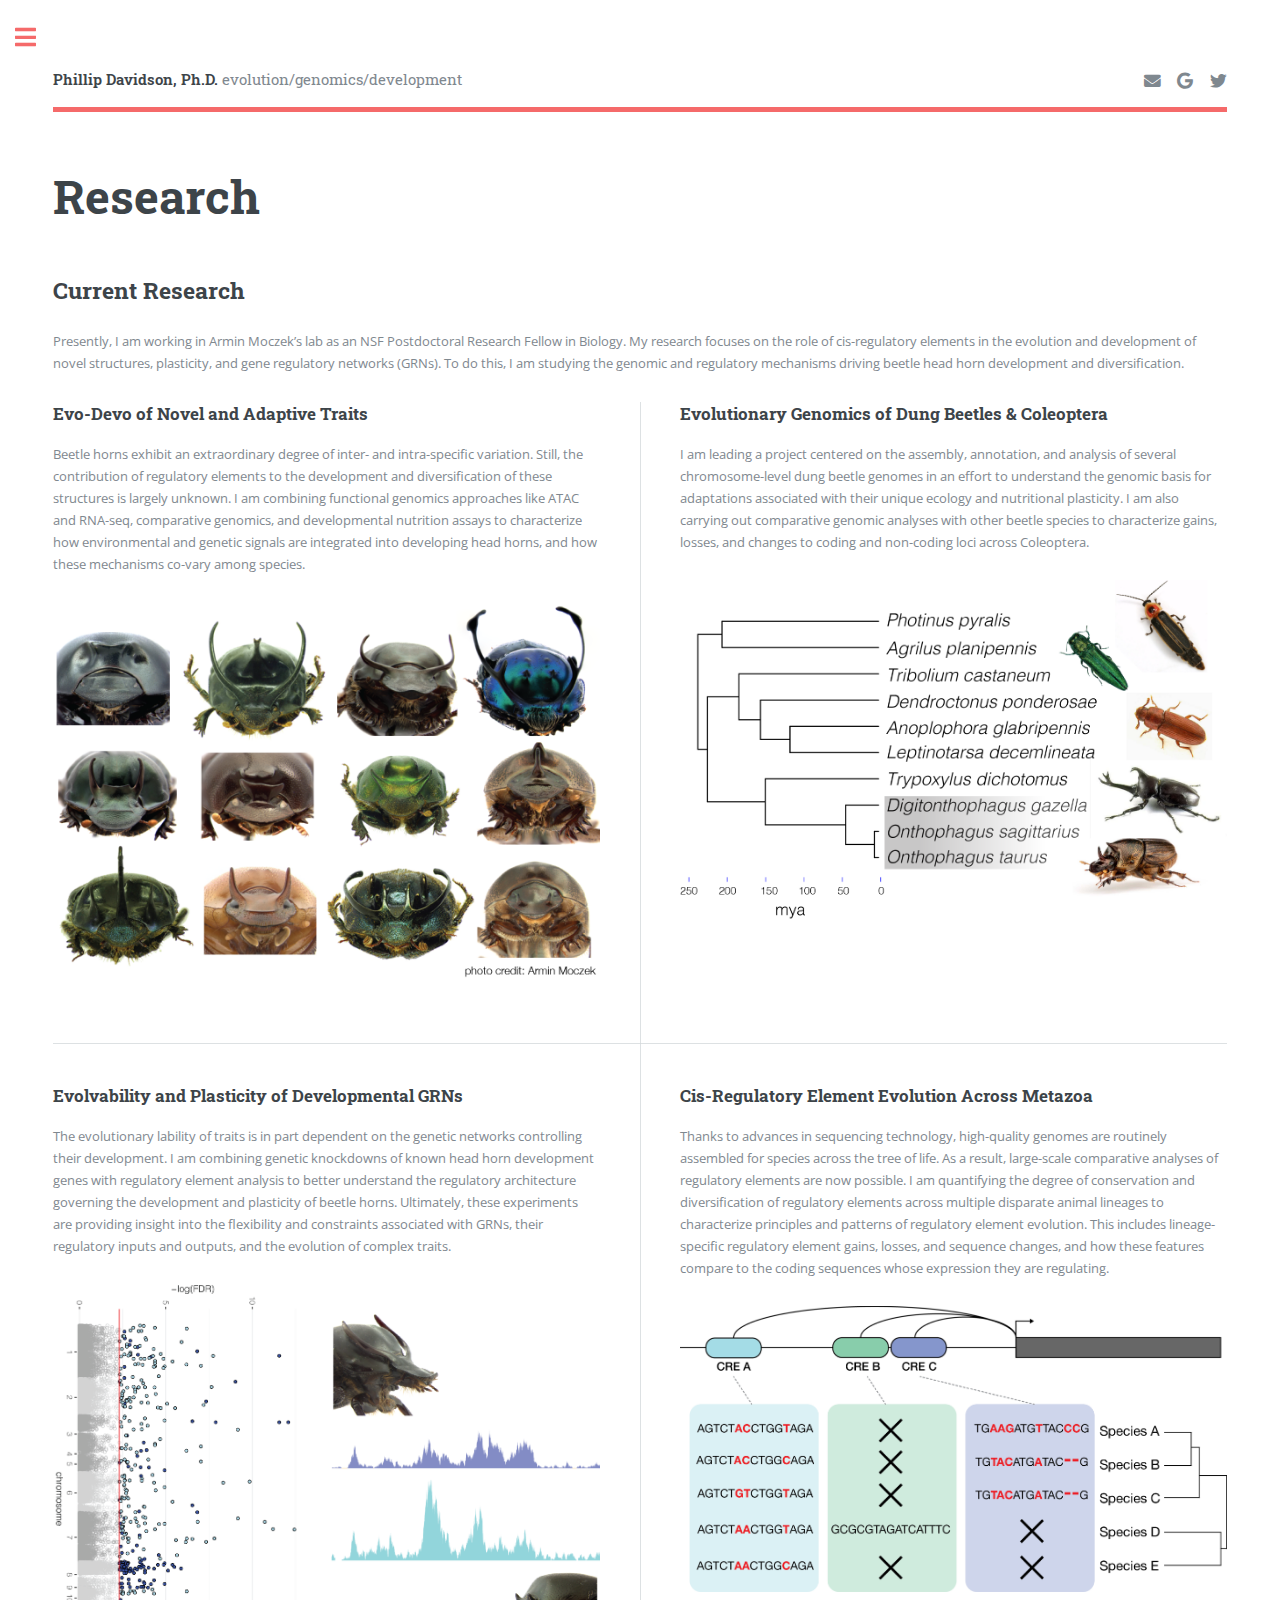
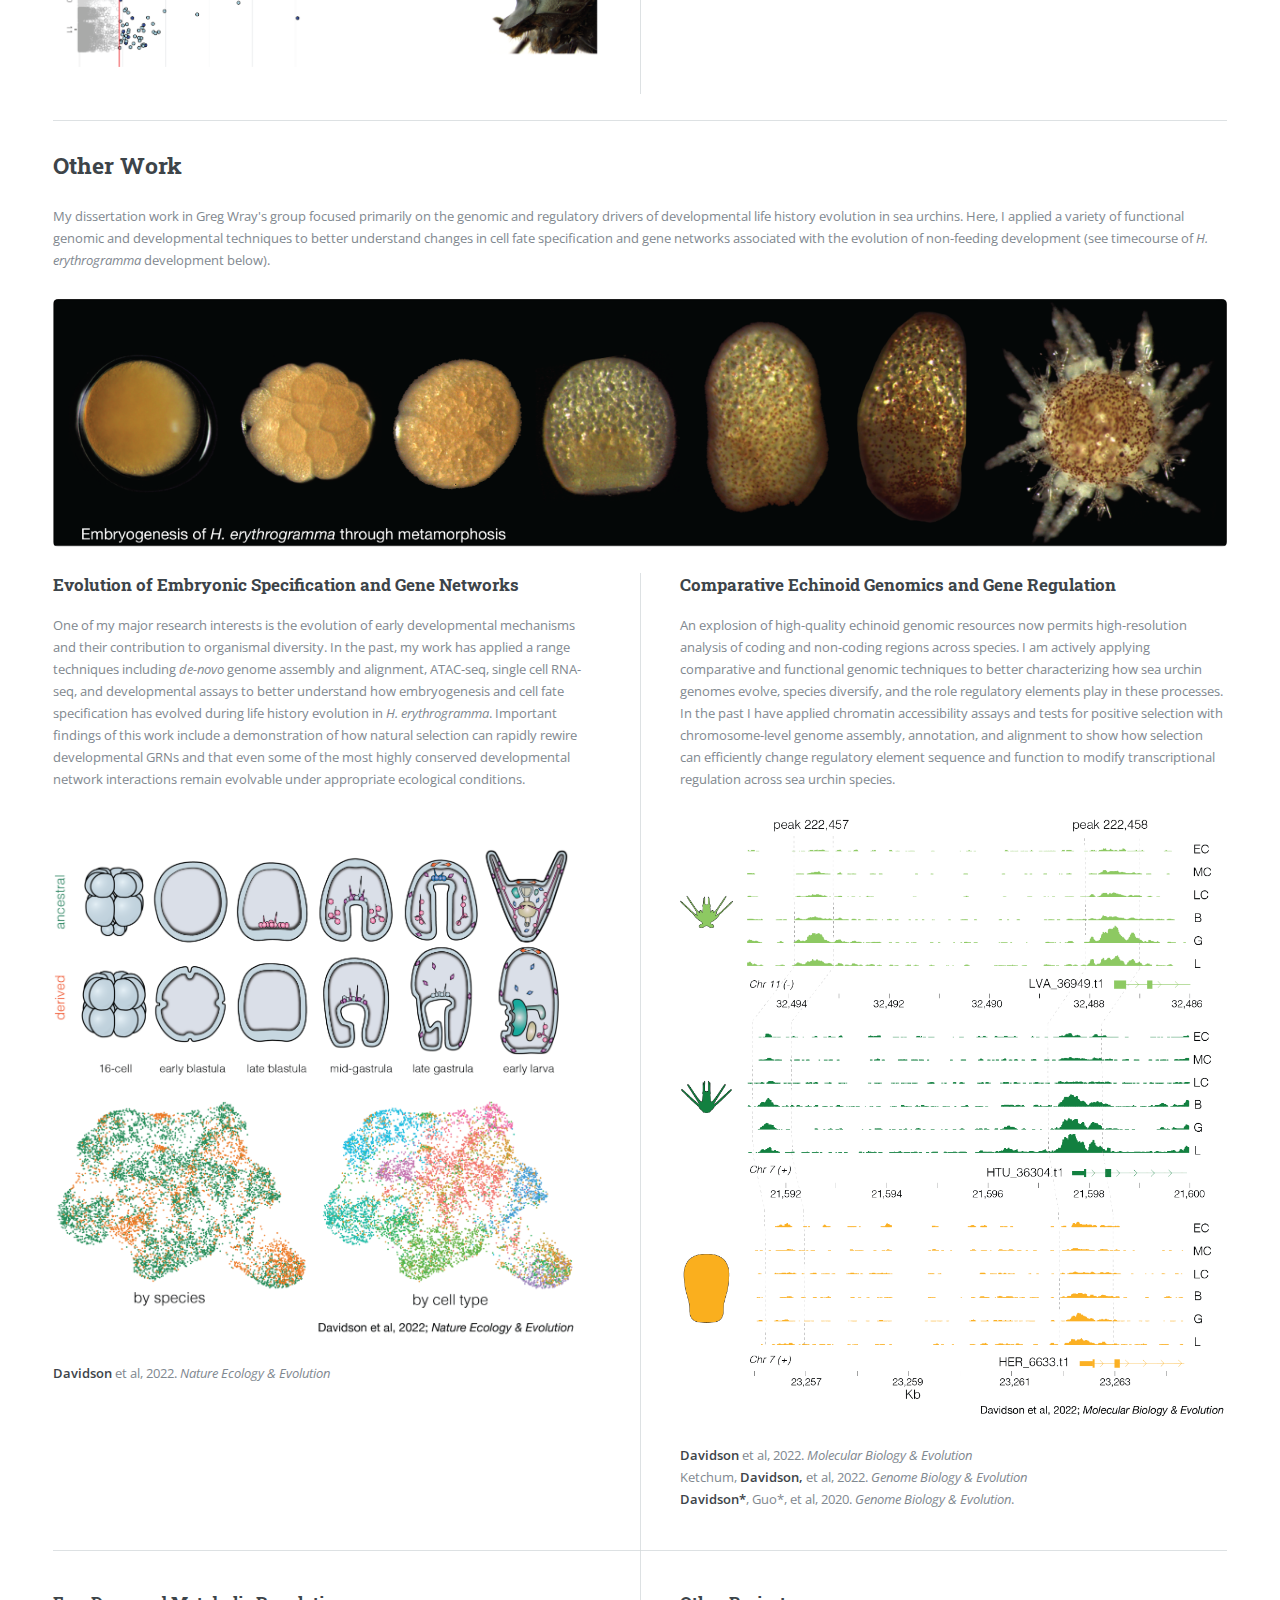
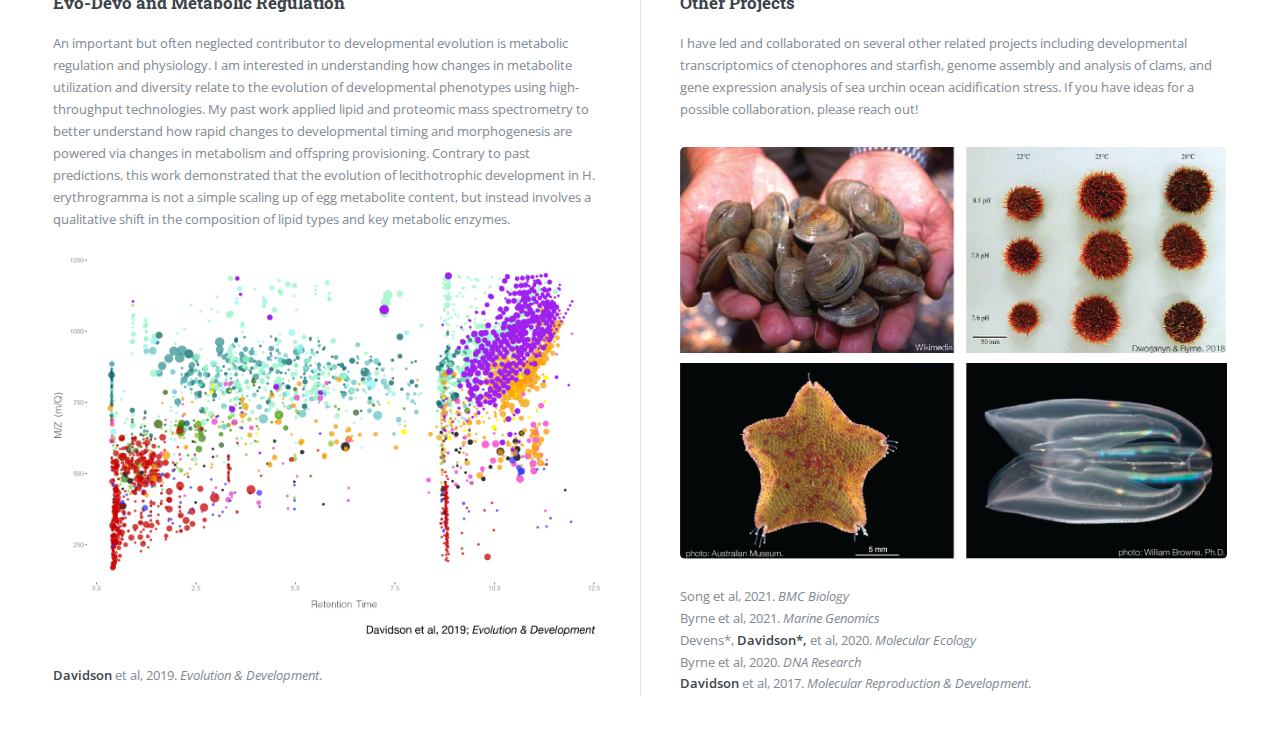
<file: research.html>
<!DOCTYPE HTML>
<!--
	Editorial by HTML5 UP
	html5up.net | @ajlkn
	Free for personal and commercial use under the CCA 3.0 license (html5up.net/license)
-->
<html>
	<head>
		<title>Research</title>
		<meta charset="utf-8" />
		<meta name="viewport" content="width=device-width, initial-scale=1, user-scalable=no" />
		<link rel="stylesheet" href="assets/css/main.css" />
	</head>
	<body class="is-preload">

		<!-- Wrapper -->
			<div id="wrapper">

				<!-- Main -->
					<div id="main">
						<div class="inner">

							<!-- Header -->
								<header id="header">
									<a href="index.html" class="logo"><strong>Phillip Davidson, Ph.D.</strong> evolution/genomics/development</a>
									<ul class="icons">
										<li><a href="mailto: phidavid@iu.edu" class="icon solid fa-envelope"><span class="label">Email</span></a></li>
										<li><a href="https://scholar.google.com/citations?user=LZuCMR4AAAAJ&hl=en" target="_blank" rel="noopener noreferrer" class="icon brands fa-google"><span class="label">Google Scholar</span></a></li>
										<li><a href="https://twitter.com/PhilDavidson" target="_blank" rel="noopener noreferrer" class="icon brands fa-twitter"><span class="label">Twitter</span></a></li>
									</ul>
								</header>

							<!-- Content -->
								<section>
									<header class="main">
										<h1>Research</h1>
									</header>
									<div>
									<h2 id="content">Current Research</h2>
									<p>Presently, I am working in Armin Moczek’s lab as an NSF Postdoctoral Research Fellow in Biology. My research focuses on the role of cis-regulatory elements in the evolution and development of novel structures, plasticity, and gene regulatory networks (GRNs). To do this, I am studying the genomic and regulatory mechanisms driving beetle head horn development and diversification.</p>
									<div class="posts">
										<article>
											<h3>Evo-Devo of Novel and Adaptive Traits</h3>
											<p>Beetle horns exhibit an extraordinary degree of inter- and intra-specific variation. Still, the contribution of regulatory elements to the development and diversification of these structures is largely unknown. I am combining functional genomics approaches like ATAC and RNA-seq, comparative genomics, and developmental nutrition assays to characterize how environmental and genetic signals are integrated into developing head horns, and how these mechanisms co-vary among species. </p>
											<div class="col-6"><span class="image fit"><img src="images/beetle_heads.png" alt="" /></span></div>
										</article>
										<article>
											<h3>Evolutionary Genomics of Dung Beetles & Coleoptera</h3>
											<p>I am leading a project centered on the assembly, annotation, and analysis of several chromosome-level dung beetle genomes  in an effort to understand the genomic basis for adaptations associated with their unique ecology and nutritional plasticity. I am also carrying out comparative genomic analyses with other beetle species to characterize gains, losses, and changes to coding and non-coding loci across Coleoptera.</p>
											<div class="col-6"><span class="image fit"><img src="images/beetle_tree.png" alt="" /></span></div>
										</article>
										<article>
											<h3>Evolvability and Plasticity of Developmental GRNs</h3>
											<p>The evolutionary lability of traits is in part dependent on the genetic networks controlling their development. I am combining genetic knockdowns of known head horn development genes with regulatory element analysis to better understand the regulatory architecture governing the development and plasticity of beetle horns. Ultimately, these experiments are providing insight into the flexibility and constraints associated with GRNs, their regulatory inputs and outputs, and the evolution of complex traits. </p>
											<div class="col-6"><span class="image fit"><img src="images/atac.png" alt="" /></span></div>
										</article>
										<article>
											<h3>Cis-Regulatory Element Evolution Across Metazoa</h3>
											<p>Thanks to advances in sequencing technology, high-quality genomes are routinely assembled for species across the tree of life. As a result, large-scale comparative analyses of regulatory elements are now possible. I am quantifying the degree of conservation and diversification of regulatory elements across multiple disparate animal lineages to characterize principles and patterns of regulatory element evolution. This includes lineage-specific regulatory element gains, losses, and sequence changes, and how these features compare to the coding sequences whose expression they are regulating.</p>
											<div class="col-6"><span class="image fit"><img src="images/cis_reg.png" alt="" /></span></div>
										</article>
									</div>
									<hr />
									<h2 id="content">Other Work</h2>
									<p>My dissertation work in Greg Wray's group focused primarily on the genomic and regulatory drivers of developmental life history evolution in sea urchins. Here, I applied a variety of functional genomic and developmental
									techniques to better understand changes in cell fate specification and gene networks associated with the evolution of non-feeding development (see timecourse of <i>H. erythrogramma</i> development below).</p>
									<span class="image fit"><img src="images/hery_ban.png" alt="" /></span>
									<div class="posts">
										<article>
											<h3>Evolution of Embryonic Specification and Gene Networks</h3>
											<p>One of my major research interests is the evolution of early developmental mechanisms and their contribution to organismal diversity. In the past, my work has applied a range techniques including <i>de-novo</i> genome assembly and alignment, ATAC-seq, single cell RNA-seq, and developmental assays to better understand how embryogenesis and cell fate specification has evolved during life history evolution in <i>H. erythrogramma</i>. Important findings of this work include a demonstration of how natural selection can rapidly rewire developmental GRNs and that even some of the most highly conserved developmental network interactions remain evolvable under appropriate ecological conditions.</p>
											<div class="col-6"><span class="image fit"><img src="images/early_cell.png" alt="" /></span></div>
											<p><b>Davidson</b> et al, 2022. <i>Nature Ecology & Evolution</i></p>
										</article>
										<article>
											<h3>Comparative Echinoid Genomics and Gene Regulation</h3>
											<p>An explosion of high-quality echinoid genomic resources now permits high-resolution analysis of coding and non-coding regions across species. I am actively applying comparative and functional genomic techniques to better characterizing how sea urchin genomes evolve, species diversify, and the role regulatory elements play in these processes. In the past I have applied chromatin accessibility assays and tests for positive selection with chromosome-level genome assembly, annotation, and alignment to show how selection can efficiently change regulatory element sequence and function to modify transcriptional regulation across sea urchin species. </p>
											<div class="col-6"><span class="image fit"><img src="images/comp_gen.png" alt="" /></span></div>
											<p><b>Davidson</b> et al, 2022. <i>Molecular Biology & Evolution</i><br> Ketchum, <b>Davidson,</b> et al, 2022. <i>Genome Biology & Evolution</i><br><b>Davidson*</b>, Guo*, et al, 2020. <i>Genome Biology & Evolution</i>.
										</article>
										<article>
											<h3>Evo-Devo and Metabolic Regulation</h3>
											<p>An important but often neglected contributor to developmental evolution is metabolic regulation and physiology. I am interested in understanding how changes in metabolite utilization and diversity relate to the evolution of developmental phenotypes using high-throughput technologies. My past work applied lipid and proteomic mass spectrometry to better understand how rapid changes to developmental timing and morphogenesis are powered via changes in metabolism and offspring provisioning. Contrary to past predictions, this work demonstrated that the evolution of lecithotrophic development in H. erythrogramma is not a simple scaling up of egg metabolite content, but instead involves a qualitative shift in the composition of lipid types and key metabolic enzymes.</p>
											<div class="col-6"><span class="image fit"><img src="images/mass_spec.png" alt="" /></span></div>
											<p><b>Davidson</b> et al, 2019. <i>Evolution & Development</i>.</p>
										</article>
										<article>
											<h3>Other Projects</h3>
											<p>I have led and collaborated on several other related projects including developmental
												 transcriptomics of ctenophores and starfish, genome assembly and analysis of clams, and gene expression analysis of sea
												 urchin ocean acidification stress. If you have ideas for a possible collaboration, please reach out!</p>
											<div class="col-6"><span class="image fit"><img src="images/other.png" alt="" /></span></div>
											<p>Song et al, 2021. <i>BMC Biology</i><br> Byrne et al, 2021. <i>Marine Genomics</i><br> Devens*, <b>Davidson*,</b> et al, 2020. <i>Molecular Ecology</i><br>
												Byrne et al, 2020. <i>DNA Research</i><br> <b>Davidson</b> et al, 2017. <i>Molecular Reproduction & Development</i>.
										</article>
								</section>

						</div>
					</div>

					<!-- Sidebar -->
						<div id="sidebar">
							<div class="inner">

								<!-- Search -->
									<!-- <section id="search" class="alt">
										<form method="post" action="#">
											<input type="text" name="query" id="query" placeholder="Search" />
										</form>
									</section> -->

								<!-- Menu -->
									<nav id="menu">
										<header class="major">
											<h2>Menu</h2>
										</header>
										<ul>
											<li><a href="index.html">Home</a></li>
											<li><a href="research.html">Research</a></li>
											<li><a href="publications_cv.html">Publications & CV</a></li>
											<li><a href="about.html">About</a></li>
											<!-- <li>
												<span class="opener">Submenu</span>
												<ul>
													<li><a href="#">Lorem Dolor</a></li>
													<li><a href="#">Ipsum Adipiscing</a></li>
													<li><a href="#">Tempus Magna</a></li>
													<li><a href="#">Feugiat Veroeros</a></li>
												</ul>
											</li>
											<li><a href="#">Etiam Dolore</a></li>
											<li><a href="#">Adipiscing</a></li>
											<li>
												<span class="opener">Another Submenu</span>
												<ul>
													<li><a href="#">Lorem Dolor</a></li>
													<li><a href="#">Ipsum Adipiscing</a></li>
													<li><a href="#">Tempus Magna</a></li>
													<li><a href="#">Feugiat Veroeros</a></li>
												</ul>
											</li>
											<li><a href="#">Maximus Erat</a></li>
											<li><a href="#">Sapien Mauris</a></li>
											<li><a href="#">Amet Lacinia</a></li> -->
										</ul>
									</nav>

								<!-- Section -->
									<!-- <section>
										<header class="major">
											<h2>Ante interdum</h2>
										</header>
										<div class="mini-posts">
											<article>
												<a href="#" class="image"><img src="images/pic07.jpg" alt="" /></a>
												<p>Aenean ornare velit lacus, ac varius enim lorem ullamcorper dolore aliquam.</p>
											</article>
											<article>
												<a href="#" class="image"><img src="images/pic08.jpg" alt="" /></a>
												<p>Aenean ornare velit lacus, ac varius enim lorem ullamcorper dolore aliquam.</p>
											</article>
											<article>
												<a href="#" class="image"><img src="images/pic09.jpg" alt="" /></a>
												<p>Aenean ornare velit lacus, ac varius enim lorem ullamcorper dolore aliquam.</p>
											</article>
										</div>
										<ul class="actions">
											<li><a href="#" class="button">More</a></li>
										</ul>
									</section> -->

								<!-- Section -->
									<section>
										<header class="major">
											<h2>Get in touch</h2>
										</header>
										<p>Questions? Want to talk science?</p>
										<ul class="contact">
											<li class="icon solid fa-envelope"><a href="mailto: phidavid@iu.edu">phidavid@iu.edu</a></li>
											<li class="icon brands fa-twitter"><a href="https://twitter.com/PhilDavidson" target="_blank" rel="noopener noreferrer">@PhilDavidson</a></li>
											<li class="icon solid fa-home">Myers Hall, 915 E 3rd St<br />
											Bloomington, IN 47405</li>
										</ul>
									</section>

								<!-- Footer -->
									<footer id="footer">
										<p class="copyright">&copy<br> Phillip Davidson. All rights reserved. Design: <a href="https://html5up.net" target="_blank" rel="noopener noreferrer">HTML5 UP</a>.</p>
									</footer>

							</div>
						</div>

				</div>

		<!-- Scripts -->
			<script src="assets/js/jquery.min.js"></script>
			<script src="assets/js/browser.min.js"></script>
			<script src="assets/js/breakpoints.min.js"></script>
			<script src="assets/js/util.js"></script>
			<script src="assets/js/main.js"></script>

	</body>
</html>
</file>
<file: assets/css/main.css>
@import url(fontawesome-all.min.css);
@import url("https://fonts.googleapis.com/css?family=Open+Sans:400,600,400italic,600italic|Roboto+Slab:400,700");
/*
	Editorial by HTML5 UP
	html5up.net | @ajlkn
	Free for personal and commercial use under the CCA 3.0 license (html5up.net/license)
*/
html, body, div, span, applet, object,
iframe, h1, h2, h3, h4, h5, h6, p, blockquote,
pre, a, abbr, acronym, address, big, cite,
code, del, dfn, em, img, ins, kbd, q, s, samp,
small, strike, strong, sub, sup, tt, var, b,
u, i, center, dl, dt, dd, ol, ul, li, fieldset,
form, label, legend, table, caption, tbody,
tfoot, thead, tr, th, td, article, aside,
canvas, details, embed, figure, figcaption,
footer, header, hgroup, menu, nav, output, ruby,
section, summary, time, mark, audio, video {
  margin: 0;
  padding: 0;
  border: 0;
  font-size: 100%;
  font: inherit;
  vertical-align: baseline; }

article, aside, details, figcaption, figure,
footer, header, hgroup, menu, nav, section {
  display: block; }

body {
  line-height: 1; }

ol, ul {
  list-style: none; }

blockquote, q {
  quotes: none; }
  blockquote:before, blockquote:after, q:before, q:after {
    content: '';
    content: none; }

table {
  border-collapse: collapse;
  border-spacing: 0; }

body {
  -webkit-text-size-adjust: none; }

mark {
  background-color: transparent;
  color: inherit; }

input::-moz-focus-inner {
  border: 0;
  padding: 0; }

input, select, textarea {
  -moz-appearance: none;
  -webkit-appearance: none;
  -ms-appearance: none;
  appearance: none; }

/* Basic */
@-ms-viewport {
  width: device-width; }

body {
  -ms-overflow-style: scrollbar; }

@media screen and (max-width: 480px) {
  html, body {
    min-width: 320px; } }

html {
  box-sizing: border-box; }

*, *:before, *:after {
  box-sizing: inherit; }

body {
  background: #ffffff; }
  body.is-preload *, body.is-preload *:before, body.is-preload *:after, body.is-resizing *, body.is-resizing *:before, body.is-resizing *:after {
    -moz-animation: none !important;
    -webkit-animation: none !important;
    -ms-animation: none !important;
    animation: none !important;
    -moz-transition: none !important;
    -webkit-transition: none !important;
    -ms-transition: none !important;
    transition: none !important; }

/* Type */
body, input, select, textarea {
  color: #7f888f;
  font-family: "Open Sans", sans-serif;
  font-size: 13pt;
  font-weight: 400;
  line-height: 1.65; }
  @media screen and (max-width: 1680px) {
    body, input, select, textarea {
      font-size: 11pt; } }
  @media screen and (max-width: 1280px) {
    body, input, select, textarea {
      font-size: 10pt; } }
  @media screen and (max-width: 360px) {
    body, input, select, textarea {
      font-size: 9pt; } }

a {
  -moz-transition: color 0.2s ease-in-out, border-bottom-color 0.2s ease-in-out;
  -webkit-transition: color 0.2s ease-in-out, border-bottom-color 0.2s ease-in-out;
  -ms-transition: color 0.2s ease-in-out, border-bottom-color 0.2s ease-in-out;
  transition: color 0.2s ease-in-out, border-bottom-color 0.2s ease-in-out;
  border-bottom: dotted 1px;
  color: #f56a6a;
  text-decoration: none; }
  a:hover {
    border-bottom-color: #f56a6a;
    color: #f56a6a !important; }
    a:hover strong {
      color: inherit; }

strong, b {
  color: #3d4449;
  font-weight: 600; }

em, i {
  font-style: italic; }

p {
  margin: 0 0 2em 0; }

h1, h2, h3, h4, h5, h6 {
  color: #3d4449;
  font-family: "Roboto Slab", serif;
  font-weight: 700;
  line-height: 1.5;
  margin: 0 0 1em 0; }
  h1 a, h2 a, h3 a, h4 a, h5 a, h6 a {
    color: inherit;
    text-decoration: none;
    border-bottom: 0; }

h1 {
  font-size: 4em;
  margin: 0 0 0.5em 0;
  line-height: 1.3; }

h2 {
  font-size: 1.75em; }

h3 {
  font-size: 1.25em; }

h4 {
  font-size: 1.1em; }

h5 {
  font-size: 0.9em; }

h6 {
  font-size: 0.7em; }

@media screen and (max-width: 1680px) {
  h1 {
    font-size: 3.5em; } }

@media screen and (max-width: 980px) {
  h1 {
    font-size: 3.25em; } }

@media screen and (max-width: 736px) {
  h1 {
    font-size: 2em;
    line-height: 1.4; }
  h2 {
    font-size: 1.5em; } }

sub {
  font-size: 0.8em;
  position: relative;
  top: 0.5em; }

sup {
  font-size: 0.8em;
  position: relative;
  top: -0.5em; }

blockquote {
  border-left: solid 3px rgba(210, 215, 217, 0.75);
  font-style: italic;
  margin: 0 0 2em 0;
  padding: 0.5em 0 0.5em 2em; }

code {
  background: rgba(230, 235, 237, 0.25);
  border-radius: 0.375em;
  border: solid 1px rgba(210, 215, 217, 0.75);
  font-family: "Courier New", monospace;
  font-size: 0.9em;
  margin: 0 0.25em;
  padding: 0.25em 0.65em; }

pre {
  -webkit-overflow-scrolling: touch;
  font-family: "Courier New", monospace;
  font-size: 0.9em;
  margin: 0 0 2em 0; }
  pre code {
    display: block;
    line-height: 1.75;
    padding: 1em 1.5em;
    overflow-x: auto; }

hr {
  border: 0;
  border-bottom: solid 1px rgba(210, 215, 217, 0.75);
  margin: 2em 0; }
  hr.major {
    margin: 3em 0; }

.align-left {
  text-align: left; }

.align-center {
  text-align: center; }

.align-right {
  text-align: right; }

/* Row */
.row {
  display: flex;
  flex-wrap: wrap;
  box-sizing: border-box;
  align-items: stretch; }
  .row > * {
    box-sizing: border-box; }
  .row.gtr-uniform > * > :last-child {
    margin-bottom: 0; }
  .row.aln-left {
    justify-content: flex-start; }
  .row.aln-center {
    justify-content: center; }
  .row.aln-right {
    justify-content: flex-end; }
  .row.aln-top {
    align-items: flex-start; }
  .row.aln-middle {
    align-items: center; }
  .row.aln-bottom {
    align-items: flex-end; }
  .row > .imp {
    order: -1; }
  .row > .col-1 {
    width: 8.33333%; }
  .row > .off-1 {
    margin-left: 8.33333%; }
  .row > .col-2 {
    width: 16.66667%; }
  .row > .off-2 {
    margin-left: 16.66667%; }
  .row > .col-3 {
    width: 25%; }
  .row > .off-3 {
    margin-left: 25%; }
  .row > .col-4 {
    width: 33.33333%; }
  .row > .off-4 {
    margin-left: 33.33333%; }
  .row > .col-5 {
    width: 41.66667%; }
  .row > .off-5 {
    margin-left: 41.66667%; }
  .row > .col-6 {
    width: 50%; }
  .row > .off-6 {
    margin-left: 50%; }
  .row > .col-7 {
    width: 58.33333%; }
  .row > .off-7 {
    margin-left: 58.33333%; }
  .row > .col-8 {
    width: 66.66667%; }
  .row > .off-8 {
    margin-left: 66.66667%; }
  .row > .col-9 {
    width: 75%; }
  .row > .off-9 {
    margin-left: 75%; }
  .row > .col-10 {
    width: 83.33333%; }
  .row > .off-10 {
    margin-left: 83.33333%; }
  .row > .col-11 {
    width: 91.66667%; }
  .row > .off-11 {
    margin-left: 91.66667%; }
  .row > .col-12 {
    width: 100%; }
  .row > .off-12 {
    margin-left: 100%; }
  .row.gtr-0 {
    margin-top: 0;
    margin-left: 0em; }
    .row.gtr-0 > * {
      padding: 0 0 0 0em; }
    .row.gtr-0.gtr-uniform {
      margin-top: 0em; }
      .row.gtr-0.gtr-uniform > * {
        padding-top: 0em; }
  .row.gtr-25 {
    margin-top: 0;
    margin-left: -0.375em; }
    .row.gtr-25 > * {
      padding: 0 0 0 0.375em; }
    .row.gtr-25.gtr-uniform {
      margin-top: -0.375em; }
      .row.gtr-25.gtr-uniform > * {
        padding-top: 0.375em; }
  .row.gtr-50 {
    margin-top: 0;
    margin-left: -0.75em; }
    .row.gtr-50 > * {
      padding: 0 0 0 0.75em; }
    .row.gtr-50.gtr-uniform {
      margin-top: -0.75em; }
      .row.gtr-50.gtr-uniform > * {
        padding-top: 0.75em; }
  .row {
    margin-top: 0;
    margin-left: -1.5em; }
    .row > * {
      padding: 0 0 0 1.5em; }
    .row.gtr-uniform {
      margin-top: -1.5em; }
      .row.gtr-uniform > * {
        padding-top: 1.5em; }
  .row.gtr-150 {
    margin-top: 0;
    margin-left: -2.25em; }
    .row.gtr-150 > * {
      padding: 0 0 0 2.25em; }
    .row.gtr-150.gtr-uniform {
      margin-top: -2.25em; }
      .row.gtr-150.gtr-uniform > * {
        padding-top: 2.25em; }
  .row.gtr-200 {
    margin-top: 0;
    margin-left: -3em; }
    .row.gtr-200 > * {
      padding: 0 0 0 3em; }
    .row.gtr-200.gtr-uniform {
      margin-top: -3em; }
      .row.gtr-200.gtr-uniform > * {
        padding-top: 3em; }
  @media screen and (max-width: 1680px) {
    .row {
      display: flex;
      flex-wrap: wrap;
      box-sizing: border-box;
      align-items: stretch; }
      .row > * {
        box-sizing: border-box; }
      .row.gtr-uniform > * > :last-child {
        margin-bottom: 0; }
      .row.aln-left {
        justify-content: flex-start; }
      .row.aln-center {
        justify-content: center; }
      .row.aln-right {
        justify-content: flex-end; }
      .row.aln-top {
        align-items: flex-start; }
      .row.aln-middle {
        align-items: center; }
      .row.aln-bottom {
        align-items: flex-end; }
      .row > .imp-xlarge {
        order: -1; }
      .row > .col-1-xlarge {
        width: 8.33333%; }
      .row > .off-1-xlarge {
        margin-left: 8.33333%; }
      .row > .col-2-xlarge {
        width: 16.66667%; }
      .row > .off-2-xlarge {
        margin-left: 16.66667%; }
      .row > .col-3-xlarge {
        width: 25%; }
      .row > .off-3-xlarge {
        margin-left: 25%; }
      .row > .col-4-xlarge {
        width: 33.33333%; }
      .row > .off-4-xlarge {
        margin-left: 33.33333%; }
      .row > .col-5-xlarge {
        width: 41.66667%; }
      .row > .off-5-xlarge {
        margin-left: 41.66667%; }
      .row > .col-6-xlarge {
        width: 50%; }
      .row > .off-6-xlarge {
        margin-left: 50%; }
      .row > .col-7-xlarge {
        width: 58.33333%; }
      .row > .off-7-xlarge {
        margin-left: 58.33333%; }
      .row > .col-8-xlarge {
        width: 66.66667%; }
      .row > .off-8-xlarge {
        margin-left: 66.66667%; }
      .row > .col-9-xlarge {
        width: 75%; }
      .row > .off-9-xlarge {
        margin-left: 75%; }
      .row > .col-10-xlarge {
        width: 83.33333%; }
      .row > .off-10-xlarge {
        margin-left: 83.33333%; }
      .row > .col-11-xlarge {
        width: 91.66667%; }
      .row > .off-11-xlarge {
        margin-left: 91.66667%; }
      .row > .col-12-xlarge {
        width: 100%; }
      .row > .off-12-xlarge {
        margin-left: 100%; }
      .row.gtr-0 {
        margin-top: 0;
        margin-left: 0em; }
        .row.gtr-0 > * {
          padding: 0 0 0 0em; }
        .row.gtr-0.gtr-uniform {
          margin-top: 0em; }
          .row.gtr-0.gtr-uniform > * {
            padding-top: 0em; }
      .row.gtr-25 {
        margin-top: 0;
        margin-left: -0.375em; }
        .row.gtr-25 > * {
          padding: 0 0 0 0.375em; }
        .row.gtr-25.gtr-uniform {
          margin-top: -0.375em; }
          .row.gtr-25.gtr-uniform > * {
            padding-top: 0.375em; }
      .row.gtr-50 {
        margin-top: 0;
        margin-left: -0.75em; }
        .row.gtr-50 > * {
          padding: 0 0 0 0.75em; }
        .row.gtr-50.gtr-uniform {
          margin-top: -0.75em; }
          .row.gtr-50.gtr-uniform > * {
            padding-top: 0.75em; }
      .row {
        margin-top: 0;
        margin-left: -1.5em; }
        .row > * {
          padding: 0 0 0 1.5em; }
        .row.gtr-uniform {
          margin-top: -1.5em; }
          .row.gtr-uniform > * {
            padding-top: 1.5em; }
      .row.gtr-150 {
        margin-top: 0;
        margin-left: -2.25em; }
        .row.gtr-150 > * {
          padding: 0 0 0 2.25em; }
        .row.gtr-150.gtr-uniform {
          margin-top: -2.25em; }
          .row.gtr-150.gtr-uniform > * {
            padding-top: 2.25em; }
      .row.gtr-200 {
        margin-top: 0;
        margin-left: -3em; }
        .row.gtr-200 > * {
          padding: 0 0 0 3em; }
        .row.gtr-200.gtr-uniform {
          margin-top: -3em; }
          .row.gtr-200.gtr-uniform > * {
            padding-top: 3em; } }
  @media screen and (max-width: 1280px) {
    .row {
      display: flex;
      flex-wrap: wrap;
      box-sizing: border-box;
      align-items: stretch; }
      .row > * {
        box-sizing: border-box; }
      .row.gtr-uniform > * > :last-child {
        margin-bottom: 0; }
      .row.aln-left {
        justify-content: flex-start; }
      .row.aln-center {
        justify-content: center; }
      .row.aln-right {
        justify-content: flex-end; }
      .row.aln-top {
        align-items: flex-start; }
      .row.aln-middle {
        align-items: center; }
      .row.aln-bottom {
        align-items: flex-end; }
      .row > .imp-large {
        order: -1; }
      .row > .col-1-large {
        width: 8.33333%; }
      .row > .off-1-large {
        margin-left: 8.33333%; }
      .row > .col-2-large {
        width: 16.66667%; }
      .row > .off-2-large {
        margin-left: 16.66667%; }
      .row > .col-3-large {
        width: 25%; }
      .row > .off-3-large {
        margin-left: 25%; }
      .row > .col-4-large {
        width: 33.33333%; }
      .row > .off-4-large {
        margin-left: 33.33333%; }
      .row > .col-5-large {
        width: 41.66667%; }
      .row > .off-5-large {
        margin-left: 41.66667%; }
      .row > .col-6-large {
        width: 50%; }
      .row > .off-6-large {
        margin-left: 50%; }
      .row > .col-7-large {
        width: 58.33333%; }
      .row > .off-7-large {
        margin-left: 58.33333%; }
      .row > .col-8-large {
        width: 66.66667%; }
      .row > .off-8-large {
        margin-left: 66.66667%; }
      .row > .col-9-large {
        width: 75%; }
      .row > .off-9-large {
        margin-left: 75%; }
      .row > .col-10-large {
        width: 83.33333%; }
      .row > .off-10-large {
        margin-left: 83.33333%; }
      .row > .col-11-large {
        width: 91.66667%; }
      .row > .off-11-large {
        margin-left: 91.66667%; }
      .row > .col-12-large {
        width: 100%; }
      .row > .off-12-large {
        margin-left: 100%; }
      .row.gtr-0 {
        margin-top: 0;
        margin-left: 0em; }
        .row.gtr-0 > * {
          padding: 0 0 0 0em; }
        .row.gtr-0.gtr-uniform {
          margin-top: 0em; }
          .row.gtr-0.gtr-uniform > * {
            padding-top: 0em; }
      .row.gtr-25 {
        margin-top: 0;
        margin-left: -0.375em; }
        .row.gtr-25 > * {
          padding: 0 0 0 0.375em; }
        .row.gtr-25.gtr-uniform {
          margin-top: -0.375em; }
          .row.gtr-25.gtr-uniform > * {
            padding-top: 0.375em; }
      .row.gtr-50 {
        margin-top: 0;
        margin-left: -0.75em; }
        .row.gtr-50 > * {
          padding: 0 0 0 0.75em; }
        .row.gtr-50.gtr-uniform {
          margin-top: -0.75em; }
          .row.gtr-50.gtr-uniform > * {
            padding-top: 0.75em; }
      .row {
        margin-top: 0;
        margin-left: -1.5em; }
        .row > * {
          padding: 0 0 0 1.5em; }
        .row.gtr-uniform {
          margin-top: -1.5em; }
          .row.gtr-uniform > * {
            padding-top: 1.5em; }
      .row.gtr-150 {
        margin-top: 0;
        margin-left: -2.25em; }
        .row.gtr-150 > * {
          padding: 0 0 0 2.25em; }
        .row.gtr-150.gtr-uniform {
          margin-top: -2.25em; }
          .row.gtr-150.gtr-uniform > * {
            padding-top: 2.25em; }
      .row.gtr-200 {
        margin-top: 0;
        margin-left: -3em; }
        .row.gtr-200 > * {
          padding: 0 0 0 3em; }
        .row.gtr-200.gtr-uniform {
          margin-top: -3em; }
          .row.gtr-200.gtr-uniform > * {
            padding-top: 3em; } }
  @media screen and (max-width: 980px) {
    .row {
      display: flex;
      flex-wrap: wrap;
      box-sizing: border-box;
      align-items: stretch; }
      .row > * {
        box-sizing: border-box; }
      .row.gtr-uniform > * > :last-child {
        margin-bottom: 0; }
      .row.aln-left {
        justify-content: flex-start; }
      .row.aln-center {
        justify-content: center; }
      .row.aln-right {
        justify-content: flex-end; }
      .row.aln-top {
        align-items: flex-start; }
      .row.aln-middle {
        align-items: center; }
      .row.aln-bottom {
        align-items: flex-end; }
      .row > .imp-medium {
        order: -1; }
      .row > .col-1-medium {
        width: 8.33333%; }
      .row > .off-1-medium {
        margin-left: 8.33333%; }
      .row > .col-2-medium {
        width: 16.66667%; }
      .row > .off-2-medium {
        margin-left: 16.66667%; }
      .row > .col-3-medium {
        width: 25%; }
      .row > .off-3-medium {
        margin-left: 25%; }
      .row > .col-4-medium {
        width: 33.33333%; }
      .row > .off-4-medium {
        margin-left: 33.33333%; }
      .row > .col-5-medium {
        width: 41.66667%; }
      .row > .off-5-medium {
        margin-left: 41.66667%; }
      .row > .col-6-medium {
        width: 50%; }
      .row > .off-6-medium {
        margin-left: 50%; }
      .row > .col-7-medium {
        width: 58.33333%; }
      .row > .off-7-medium {
        margin-left: 58.33333%; }
      .row > .col-8-medium {
        width: 66.66667%; }
      .row > .off-8-medium {
        margin-left: 66.66667%; }
      .row > .col-9-medium {
        width: 75%; }
      .row > .off-9-medium {
        margin-left: 75%; }
      .row > .col-10-medium {
        width: 83.33333%; }
      .row > .off-10-medium {
        margin-left: 83.33333%; }
      .row > .col-11-medium {
        width: 91.66667%; }
      .row > .off-11-medium {
        margin-left: 91.66667%; }
      .row > .col-12-medium {
        width: 100%; }
      .row > .off-12-medium {
        margin-left: 100%; }
      .row.gtr-0 {
        margin-top: 0;
        margin-left: 0em; }
        .row.gtr-0 > * {
          padding: 0 0 0 0em; }
        .row.gtr-0.gtr-uniform {
          margin-top: 0em; }
          .row.gtr-0.gtr-uniform > * {
            padding-top: 0em; }
      .row.gtr-25 {
        margin-top: 0;
        margin-left: -0.375em; }
        .row.gtr-25 > * {
          padding: 0 0 0 0.375em; }
        .row.gtr-25.gtr-uniform {
          margin-top: -0.375em; }
          .row.gtr-25.gtr-uniform > * {
            padding-top: 0.375em; }
      .row.gtr-50 {
        margin-top: 0;
        margin-left: -0.75em; }
        .row.gtr-50 > * {
          padding: 0 0 0 0.75em; }
        .row.gtr-50.gtr-uniform {
          margin-top: -0.75em; }
          .row.gtr-50.gtr-uniform > * {
            padding-top: 0.75em; }
      .row {
        margin-top: 0;
        margin-left: -1.5em; }
        .row > * {
          padding: 0 0 0 1.5em; }
        .row.gtr-uniform {
          margin-top: -1.5em; }
          .row.gtr-uniform > * {
            padding-top: 1.5em; }
      .row.gtr-150 {
        margin-top: 0;
        margin-left: -2.25em; }
        .row.gtr-150 > * {
          padding: 0 0 0 2.25em; }
        .row.gtr-150.gtr-uniform {
          margin-top: -2.25em; }
          .row.gtr-150.gtr-uniform > * {
            padding-top: 2.25em; }
      .row.gtr-200 {
        margin-top: 0;
        margin-left: -3em; }
        .row.gtr-200 > * {
          padding: 0 0 0 3em; }
        .row.gtr-200.gtr-uniform {
          margin-top: -3em; }
          .row.gtr-200.gtr-uniform > * {
            padding-top: 3em; } }
  @media screen and (max-width: 736px) {
    .row {
      display: flex;
      flex-wrap: wrap;
      box-sizing: border-box;
      align-items: stretch; }
      .row > * {
        box-sizing: border-box; }
      .row.gtr-uniform > * > :last-child {
        margin-bottom: 0; }
      .row.aln-left {
        justify-content: flex-start; }
      .row.aln-center {
        justify-content: center; }
      .row.aln-right {
        justify-content: flex-end; }
      .row.aln-top {
        align-items: flex-start; }
      .row.aln-middle {
        align-items: center; }
      .row.aln-bottom {
        align-items: flex-end; }
      .row > .imp-small {
        order: -1; }
      .row > .col-1-small {
        width: 8.33333%; }
      .row > .off-1-small {
        margin-left: 8.33333%; }
      .row > .col-2-small {
        width: 16.66667%; }
      .row > .off-2-small {
        margin-left: 16.66667%; }
      .row > .col-3-small {
        width: 25%; }
      .row > .off-3-small {
        margin-left: 25%; }
      .row > .col-4-small {
        width: 33.33333%; }
      .row > .off-4-small {
        margin-left: 33.33333%; }
      .row > .col-5-small {
        width: 41.66667%; }
      .row > .off-5-small {
        margin-left: 41.66667%; }
      .row > .col-6-small {
        width: 50%; }
      .row > .off-6-small {
        margin-left: 50%; }
      .row > .col-7-small {
        width: 58.33333%; }
      .row > .off-7-small {
        margin-left: 58.33333%; }
      .row > .col-8-small {
        width: 66.66667%; }
      .row > .off-8-small {
        margin-left: 66.66667%; }
      .row > .col-9-small {
        width: 75%; }
      .row > .off-9-small {
        margin-left: 75%; }
      .row > .col-10-small {
        width: 83.33333%; }
      .row > .off-10-small {
        margin-left: 83.33333%; }
      .row > .col-11-small {
        width: 91.66667%; }
      .row > .off-11-small {
        margin-left: 91.66667%; }
      .row > .col-12-small {
        width: 100%; }
      .row > .off-12-small {
        margin-left: 100%; }
      .row.gtr-0 {
        margin-top: 0;
        margin-left: 0em; }
        .row.gtr-0 > * {
          padding: 0 0 0 0em; }
        .row.gtr-0.gtr-uniform {
          margin-top: 0em; }
          .row.gtr-0.gtr-uniform > * {
            padding-top: 0em; }
      .row.gtr-25 {
        margin-top: 0;
        margin-left: -0.375em; }
        .row.gtr-25 > * {
          padding: 0 0 0 0.375em; }
        .row.gtr-25.gtr-uniform {
          margin-top: -0.375em; }
          .row.gtr-25.gtr-uniform > * {
            padding-top: 0.375em; }
      .row.gtr-50 {
        margin-top: 0;
        margin-left: -0.75em; }
        .row.gtr-50 > * {
          padding: 0 0 0 0.75em; }
        .row.gtr-50.gtr-uniform {
          margin-top: -0.75em; }
          .row.gtr-50.gtr-uniform > * {
            padding-top: 0.75em; }
      .row {
        margin-top: 0;
        margin-left: -1.5em; }
        .row > * {
          padding: 0 0 0 1.5em; }
        .row.gtr-uniform {
          margin-top: -1.5em; }
          .row.gtr-uniform > * {
            padding-top: 1.5em; }
      .row.gtr-150 {
        margin-top: 0;
        margin-left: -2.25em; }
        .row.gtr-150 > * {
          padding: 0 0 0 2.25em; }
        .row.gtr-150.gtr-uniform {
          margin-top: -2.25em; }
          .row.gtr-150.gtr-uniform > * {
            padding-top: 2.25em; }
      .row.gtr-200 {
        margin-top: 0;
        margin-left: -3em; }
        .row.gtr-200 > * {
          padding: 0 0 0 3em; }
        .row.gtr-200.gtr-uniform {
          margin-top: -3em; }
          .row.gtr-200.gtr-uniform > * {
            padding-top: 3em; } }
  @media screen and (max-width: 480px) {
    .row {
      display: flex;
      flex-wrap: wrap;
      box-sizing: border-box;
      align-items: stretch; }
      .row > * {
        box-sizing: border-box; }
      .row.gtr-uniform > * > :last-child {
        margin-bottom: 0; }
      .row.aln-left {
        justify-content: flex-start; }
      .row.aln-center {
        justify-content: center; }
      .row.aln-right {
        justify-content: flex-end; }
      .row.aln-top {
        align-items: flex-start; }
      .row.aln-middle {
        align-items: center; }
      .row.aln-bottom {
        align-items: flex-end; }
      .row > .imp-xsmall {
        order: -1; }
      .row > .col-1-xsmall {
        width: 8.33333%; }
      .row > .off-1-xsmall {
        margin-left: 8.33333%; }
      .row > .col-2-xsmall {
        width: 16.66667%; }
      .row > .off-2-xsmall {
        margin-left: 16.66667%; }
      .row > .col-3-xsmall {
        width: 25%; }
      .row > .off-3-xsmall {
        margin-left: 25%; }
      .row > .col-4-xsmall {
        width: 33.33333%; }
      .row > .off-4-xsmall {
        margin-left: 33.33333%; }
      .row > .col-5-xsmall {
        width: 41.66667%; }
      .row > .off-5-xsmall {
        margin-left: 41.66667%; }
      .row > .col-6-xsmall {
        width: 50%; }
      .row > .off-6-xsmall {
        margin-left: 50%; }
      .row > .col-7-xsmall {
        width: 58.33333%; }
      .row > .off-7-xsmall {
        margin-left: 58.33333%; }
      .row > .col-8-xsmall {
        width: 66.66667%; }
      .row > .off-8-xsmall {
        margin-left: 66.66667%; }
      .row > .col-9-xsmall {
        width: 75%; }
      .row > .off-9-xsmall {
        margin-left: 75%; }
      .row > .col-10-xsmall {
        width: 83.33333%; }
      .row > .off-10-xsmall {
        margin-left: 83.33333%; }
      .row > .col-11-xsmall {
        width: 91.66667%; }
      .row > .off-11-xsmall {
        margin-left: 91.66667%; }
      .row > .col-12-xsmall {
        width: 100%; }
      .row > .off-12-xsmall {
        margin-left: 100%; }
      .row.gtr-0 {
        margin-top: 0;
        margin-left: 0em; }
        .row.gtr-0 > * {
          padding: 0 0 0 0em; }
        .row.gtr-0.gtr-uniform {
          margin-top: 0em; }
          .row.gtr-0.gtr-uniform > * {
            padding-top: 0em; }
      .row.gtr-25 {
        margin-top: 0;
        margin-left: -0.375em; }
        .row.gtr-25 > * {
          padding: 0 0 0 0.375em; }
        .row.gtr-25.gtr-uniform {
          margin-top: -0.375em; }
          .row.gtr-25.gtr-uniform > * {
            padding-top: 0.375em; }
      .row.gtr-50 {
        margin-top: 0;
        margin-left: -0.75em; }
        .row.gtr-50 > * {
          padding: 0 0 0 0.75em; }
        .row.gtr-50.gtr-uniform {
          margin-top: -0.75em; }
          .row.gtr-50.gtr-uniform > * {
            padding-top: 0.75em; }
      .row {
        margin-top: 0;
        margin-left: -1.5em; }
        .row > * {
          padding: 0 0 0 1.5em; }
        .row.gtr-uniform {
          margin-top: -1.5em; }
          .row.gtr-uniform > * {
            padding-top: 1.5em; }
      .row.gtr-150 {
        margin-top: 0;
        margin-left: -2.25em; }
        .row.gtr-150 > * {
          padding: 0 0 0 2.25em; }
        .row.gtr-150.gtr-uniform {
          margin-top: -2.25em; }
          .row.gtr-150.gtr-uniform > * {
            padding-top: 2.25em; }
      .row.gtr-200 {
        margin-top: 0;
        margin-left: -3em; }
        .row.gtr-200 > * {
          padding: 0 0 0 3em; }
        .row.gtr-200.gtr-uniform {
          margin-top: -3em; }
          .row.gtr-200.gtr-uniform > * {
            padding-top: 3em; } }

/* Section/Article */
section.special, article.special {
  text-align: center; }

header p {
  font-family: "Roboto Slab", serif;
  font-size: 1em;
  font-weight: 400;
  letter-spacing: 0.075em;
  margin-top: -0.5em;
  text-transform: uppercase; }

header.major > :last-child {
  border-bottom: solid 3px #f56a6a;
  display: inline-block;
  margin: 0 0 2em 0;
  padding: 0 0.75em 0.5em 0; }

header.main > :last-child {
  margin: 0 0 1em 0; }

/* Form */
form {
  margin: 0 0 2em 0; }

label {
  color: #3d4449;
  display: block;
  font-size: 0.9em;
  font-weight: 600;
  margin: 0 0 1em 0; }

input[type="text"],
input[type="password"],
input[type="email"],
input[type="tel"],
input[type="search"],
input[type="url"],
select,
textarea {
  -moz-appearance: none;
  -webkit-appearance: none;
  -ms-appearance: none;
  appearance: none;
  background: #ffffff;
  border-radius: 0.375em;
  border: none;
  border: solid 1px rgba(210, 215, 217, 0.75);
  color: inherit;
  display: block;
  outline: 0;
  padding: 0 1em;
  text-decoration: none;
  width: 100%; }
  input[type="text"]:invalid,
  input[type="password"]:invalid,
  input[type="email"]:invalid,
  input[type="tel"]:invalid,
  input[type="search"]:invalid,
  input[type="url"]:invalid,
  select:invalid,
  textarea:invalid {
    box-shadow: none; }
  input[type="text"]:focus,
  input[type="password"]:focus,
  input[type="email"]:focus,
  input[type="tel"]:focus,
  input[type="search"]:focus,
  input[type="url"]:focus,
  select:focus,
  textarea:focus {
    border-color: #f56a6a;
    box-shadow: 0 0 0 1px #f56a6a; }

select {
  background-image: url("data:image/svg+xml;charset=utf8,%3Csvg xmlns='http://www.w3.org/2000/svg' width='40' height='40' preserveAspectRatio='none' viewBox='0 0 40 40'%3E%3Cpath d='M9.4,12.3l10.4,10.4l10.4-10.4c0.2-0.2,0.5-0.4,0.9-0.4c0.3,0,0.6,0.1,0.9,0.4l3.3,3.3c0.2,0.2,0.4,0.5,0.4,0.9 c0,0.4-0.1,0.6-0.4,0.9L20.7,31.9c-0.2,0.2-0.5,0.4-0.9,0.4c-0.3,0-0.6-0.1-0.9-0.4L4.3,17.3c-0.2-0.2-0.4-0.5-0.4-0.9 c0-0.4,0.1-0.6,0.4-0.9l3.3-3.3c0.2-0.2,0.5-0.4,0.9-0.4S9.1,12.1,9.4,12.3z' fill='rgba(210, 215, 217, 0.75)' /%3E%3C/svg%3E");
  background-size: 1.25em;
  background-repeat: no-repeat;
  background-position: calc(100% - 1em) center;
  height: 2.75em;
  padding-right: 2.75em;
  text-overflow: ellipsis; }
  select option {
    color: #3d4449;
    background: #ffffff; }
  select:focus::-ms-value {
    background-color: transparent; }
  select::-ms-expand {
    display: none; }

input[type="text"],
input[type="password"],
input[type="email"],
input[type="tel"],
input[type="search"],
input[type="url"],
select {
  height: 2.75em; }

textarea {
  padding: 0.75em 1em; }

input[type="checkbox"],
input[type="radio"] {
  -moz-appearance: none;
  -webkit-appearance: none;
  -ms-appearance: none;
  appearance: none;
  display: block;
  float: left;
  margin-right: -2em;
  opacity: 0;
  width: 1em;
  z-index: -1; }
  input[type="checkbox"] + label,
  input[type="radio"] + label {
    text-decoration: none;
    color: #7f888f;
    cursor: pointer;
    display: inline-block;
    font-size: 1em;
    font-weight: 400;
    padding-left: 2.4em;
    padding-right: 0.75em;
    position: relative; }
    input[type="checkbox"] + label:before,
    input[type="radio"] + label:before {
      -moz-osx-font-smoothing: grayscale;
      -webkit-font-smoothing: antialiased;
      display: inline-block;
      font-style: normal;
      font-variant: normal;
      text-rendering: auto;
      line-height: 1;
      text-transform: none !important;
      font-family: 'Font Awesome 5 Free';
      font-weight: 900; }
    input[type="checkbox"] + label:before,
    input[type="radio"] + label:before {
      background: #ffffff;
      border-radius: 0.375em;
      border: solid 1px rgba(210, 215, 217, 0.75);
      content: '';
      display: inline-block;
      font-size: 0.8em;
      height: 2.0625em;
      left: 0;
      line-height: 2.0625em;
      position: absolute;
      text-align: center;
      top: 0;
      width: 2.0625em; }
  input[type="checkbox"]:checked + label:before,
  input[type="radio"]:checked + label:before {
    background: #3d4449;
    border-color: #3d4449;
    color: #ffffff;
    content: '\f00c'; }
  input[type="checkbox"]:focus + label:before,
  input[type="radio"]:focus + label:before {
    border-color: #f56a6a;
    box-shadow: 0 0 0 1px #f56a6a; }

input[type="checkbox"] + label:before {
  border-radius: 0.375em; }

input[type="radio"] + label:before {
  border-radius: 100%; }

::-webkit-input-placeholder {
  color: #9fa3a6 !important;
  opacity: 1.0; }

:-moz-placeholder {
  color: #9fa3a6 !important;
  opacity: 1.0; }

::-moz-placeholder {
  color: #9fa3a6 !important;
  opacity: 1.0; }

:-ms-input-placeholder {
  color: #9fa3a6 !important;
  opacity: 1.0; }

/* Box */
.box {
  border-radius: 0.375em;
  border: solid 1px rgba(210, 215, 217, 0.75);
  margin-bottom: 2em;
  padding: 1.5em; }
  .box > :last-child,
  .box > :last-child > :last-child,
  .box > :last-child > :last-child > :last-child {
    margin-bottom: 0; }
  .box.alt {
    border: 0;
    border-radius: 0;
    padding: 0; }

/* Icon */
.icon {
  text-decoration: none;
  border-bottom: none;
  position: relative; }
  .icon:before {
    -moz-osx-font-smoothing: grayscale;
    -webkit-font-smoothing: antialiased;
    display: inline-block;
    font-style: normal;
    font-variant: normal;
    text-rendering: auto;
    line-height: 1;
    text-transform: none !important;
    font-family: 'Font Awesome 5 Free';
    font-weight: 400; }
  .icon > .label {
    display: none; }
  .icon:before {
    line-height: inherit; }
  .icon.solid:before {
    font-weight: 900; }
  .icon.brands:before {
    font-family: 'Font Awesome 5 Brands'; }

/* Image */
.image {
  border-radius: 0.375em;
  border: 0;
  display: inline-block;
  position: relative; }
  .image img {
    border-radius: 0.375em;
    display: block; }
  .image.left, .image.right {
    max-width: 40%; }
    .image.left img, .image.right img {
      width: 100%; }
  .image.left {
    float: left;
    padding: 0 1.5em 1em 0;
    top: 0.25em; }
  .image.right {
    float: right;
    padding: 0 0 1em 1.5em;
    top: 0.25em; }
  .image.fit {
    display: block;
    margin: 0 0 2em 0;
    width: 100%; }
    .image.fit img {
      width: 100%; }
  .image.main {
    display: block;
    margin: 0 0 3em 0;
    width: 100%; }
    .image.main img {
      width: 100%; }

a.image {
  overflow: hidden; }
  a.image img {
    -moz-transition: -moz-transform 0.2s ease;
    -webkit-transition: -webkit-transform 0.2s ease;
    -ms-transition: -ms-transform 0.2s ease;
    transition: transform 0.2s ease; }
  a.image:hover img {
    -moz-transform: scale(1.075);
    -webkit-transform: scale(1.075);
    -ms-transform: scale(1.075);
    transform: scale(1.075); }

/* List */
ol {
  list-style: decimal;
  margin: 0 0 2em 0;
  padding-left: 1.25em; }
  ol li {
    padding-left: 0.25em; }

ul {
  list-style: disc;
  margin: 0 0 2em 0;
  padding-left: 1em; }
  ul li {
    padding-left: 0.5em; }
  ul.alt {
    list-style: none;
    padding-left: 0; }
    ul.alt li {
      border-top: solid 1px rgba(210, 215, 217, 0.75);
      padding: 0.5em 0; }
      ul.alt li:first-child {
        border-top: 0;
        padding-top: 0; }

dl {
  margin: 0 0 2em 0; }
  dl dt {
    display: block;
    font-weight: 600;
    margin: 0 0 1em 0; }
  dl dd {
    margin-left: 2em; }

/* Actions */
ul.actions {
  display: -moz-flex;
  display: -webkit-flex;
  display: -ms-flex;
  display: flex;
  cursor: default;
  list-style: none;
  margin-left: -1em;
  padding-left: 0; }
  ul.actions li {
    padding: 0 0 0 1em;
    vertical-align: middle; }
  ul.actions.special {
    -moz-justify-content: center;
    -webkit-justify-content: center;
    -ms-justify-content: center;
    justify-content: center;
    width: 100%;
    margin-left: 0; }
    ul.actions.special li:first-child {
      padding-left: 0; }
  ul.actions.stacked {
    -moz-flex-direction: column;
    -webkit-flex-direction: column;
    -ms-flex-direction: column;
    flex-direction: column;
    margin-left: 0; }
    ul.actions.stacked li {
      padding: 1.3em 0 0 0; }
      ul.actions.stacked li:first-child {
        padding-top: 0; }
  ul.actions.fit {
    width: calc(100% + 1em); }
    ul.actions.fit li {
      -moz-flex-grow: 1;
      -webkit-flex-grow: 1;
      -ms-flex-grow: 1;
      flex-grow: 1;
      -moz-flex-shrink: 1;
      -webkit-flex-shrink: 1;
      -ms-flex-shrink: 1;
      flex-shrink: 1;
      width: 100%; }
      ul.actions.fit li > * {
        width: 100%; }
    ul.actions.fit.stacked {
      width: 100%; }

/* Icons */
ul.icons {
  cursor: default;
  list-style: none;
  padding-left: 0; }
  ul.icons li {
    display: inline-block;
    padding: 0 1em 0 0; }
    ul.icons li:last-child {
      padding-right: 0; }
    ul.icons li .icon {
      color: inherit; }
      ul.icons li .icon:before {
        font-size: 1.25em; }

/* Contact */
ul.contact {
  list-style: none;
  padding: 0; }
  ul.contact li {
    text-decoration: none;
    border-top: solid 1px rgba(210, 215, 217, 0.75);
    margin: 1.5em 0 0 0;
    padding: 1.5em 0 0 3em;
    position: relative; }
    ul.contact li:before {
      -moz-osx-font-smoothing: grayscale;
      -webkit-font-smoothing: antialiased;
      display: inline-block;
      font-style: normal;
      font-variant: normal;
      text-rendering: auto;
      line-height: 1;
      text-transform: none !important;
      font-family: 'Font Awesome 5 Free';
      font-weight: 400; }
    ul.contact li:before {
      color: #f56a6a;
      display: inline-block;
      font-size: 1.5em;
      height: 1.125em;
      left: 0;
      line-height: 1.125em;
      position: absolute;
      text-align: center;
      top: 1em;
      width: 1.5em; }
    ul.contact li:first-child {
      border-top: 0;
      margin-top: 0;
      padding-top: 0; }
      ul.contact li:first-child:before {
        top: 0; }
    ul.contact li a {
      color: inherit; }

/* Pagination */
ul.pagination {
  cursor: default;
  list-style: none;
  padding-left: 0; }
  ul.pagination li {
    display: inline-block;
    padding-left: 0;
    vertical-align: middle; }
    ul.pagination li > .page {
      -moz-transition: background-color 0.2s ease-in-out, color 0.2s ease-in-out;
      -webkit-transition: background-color 0.2s ease-in-out, color 0.2s ease-in-out;
      -ms-transition: background-color 0.2s ease-in-out, color 0.2s ease-in-out;
      transition: background-color 0.2s ease-in-out, color 0.2s ease-in-out;
      border-bottom: 0;
      border-radius: 0.375em;
      display: inline-block;
      font-size: 0.8em;
      font-weight: 600;
      height: 2em;
      line-height: 2em;
      margin: 0 0.125em;
      min-width: 2em;
      padding: 0 0.5em;
      text-align: center; }
      ul.pagination li > .page.active {
        background-color: #f56a6a;
        color: #ffffff !important; }
        ul.pagination li > .page.active:hover {
          background-color: #f67878; }
        ul.pagination li > .page.active:active {
          background-color: #f45c5c; }
    ul.pagination li:first-child {
      padding-right: 0.75em; }
    ul.pagination li:last-child {
      padding-left: 0.75em; }
  @media screen and (max-width: 480px) {
    ul.pagination li:nth-child(n+2):nth-last-child(n+2) {
      display: none; }
    ul.pagination li:first-child {
      padding-right: 0; } }

/* Table */
.table-wrapper {
  -webkit-overflow-scrolling: touch;
  overflow-x: auto; }

table {
  margin: 0 0 2em 0;
  width: 100%; }
  table tbody tr {
    border: solid 1px rgba(210, 215, 217, 0.75);
    border-left: 0;
    border-right: 0; }
    table tbody tr:nth-child(2n + 1) {
      background-color: rgba(230, 235, 237, 0.25); }
  table td {
    padding: 0.75em 0.75em; }
  table th {
    color: #3d4449;
    font-size: 0.9em;
    font-weight: 600;
    padding: 0 0.75em 0.75em 0.75em;
    text-align: left; }
  table thead {
    border-bottom: solid 2px rgba(210, 215, 217, 0.75); }
  table tfoot {
    border-top: solid 2px rgba(210, 215, 217, 0.75); }
  table.alt {
    border-collapse: separate; }
    table.alt tbody tr td {
      border: solid 1px rgba(210, 215, 217, 0.75);
      border-left-width: 0;
      border-top-width: 0; }
      table.alt tbody tr td:first-child {
        border-left-width: 1px; }
    table.alt tbody tr:first-child td {
      border-top-width: 1px; }
    table.alt thead {
      border-bottom: 0; }
    table.alt tfoot {
      border-top: 0; }

/* Button */
input[type="submit"],
input[type="reset"],
input[type="button"],
button,
.button {
  -moz-appearance: none;
  -webkit-appearance: none;
  -ms-appearance: none;
  appearance: none;
  -moz-transition: background-color 0.2s ease-in-out, color 0.2s ease-in-out;
  -webkit-transition: background-color 0.2s ease-in-out, color 0.2s ease-in-out;
  -ms-transition: background-color 0.2s ease-in-out, color 0.2s ease-in-out;
  transition: background-color 0.2s ease-in-out, color 0.2s ease-in-out;
  background-color: transparent;
  border-radius: 0.375em;
  border: 0;
  box-shadow: inset 0 0 0 2px #f56a6a;
  color: #f56a6a !important;
  cursor: pointer;
  display: inline-block;
  font-family: "Roboto Slab", serif;
  font-size: 0.8em;
  font-weight: 700;
  height: 3.5em;
  letter-spacing: 0.075em;
  line-height: 3.5em;
  padding: 0 2.25em;
  text-align: center;
  text-decoration: none;
  text-transform: uppercase;
  white-space: nowrap; }
  input[type="submit"]:hover,
  input[type="reset"]:hover,
  input[type="button"]:hover,
  button:hover,
  .button:hover {
    background-color: rgba(245, 106, 106, 0.05); }
  input[type="submit"]:active,
  input[type="reset"]:active,
  input[type="button"]:active,
  button:active,
  .button:active {
    background-color: rgba(245, 106, 106, 0.15); }
  input[type="submit"].icon:before,
  input[type="reset"].icon:before,
  input[type="button"].icon:before,
  button.icon:before,
  .button.icon:before {
    margin-right: 0.5em; }
  input[type="submit"].fit,
  input[type="reset"].fit,
  input[type="button"].fit,
  button.fit,
  .button.fit {
    width: 100%; }
  input[type="submit"].small,
  input[type="reset"].small,
  input[type="button"].small,
  button.small,
  .button.small {
    font-size: 0.6em; }
  input[type="submit"].large,
  input[type="reset"].large,
  input[type="button"].large,
  button.large,
  .button.large {
    font-size: 1em;
    height: 3.65em;
    line-height: 3.65em; }
  input[type="submit"].primary,
  input[type="reset"].primary,
  input[type="button"].primary,
  button.primary,
  .button.primary {
    background-color: #f56a6a;
    box-shadow: none;
    color: #ffffff !important; }
    input[type="submit"].primary:hover,
    input[type="reset"].primary:hover,
    input[type="button"].primary:hover,
    button.primary:hover,
    .button.primary:hover {
      background-color: #f67878; }
    input[type="submit"].primary:active,
    input[type="reset"].primary:active,
    input[type="button"].primary:active,
    button.primary:active,
    .button.primary:active {
      background-color: #f45c5c; }
  input[type="submit"].disabled, input[type="submit"]:disabled,
  input[type="reset"].disabled,
  input[type="reset"]:disabled,
  input[type="button"].disabled,
  input[type="button"]:disabled,
  button.disabled,
  button:disabled,
  .button.disabled,
  .button:disabled {
    pointer-events: none;
    opacity: 0.25; }

/* Mini Posts */
.mini-posts article {
  border-top: solid 1px rgba(210, 215, 217, 0.75);
  margin-top: 2em;
  padding-top: 2em; }
  .mini-posts article .image {
    display: block;
    margin: 0 0 1.5em 0; }
    .mini-posts article .image img {
      display: block;
      width: 100%; }
  .mini-posts article:first-child {
    border-top: 0;
    margin-top: 0;
    padding-top: 0; }

/* Features */
.features {
  display: -moz-flex;
  display: -webkit-flex;
  display: -ms-flex;
  display: flex;
  -moz-flex-wrap: wrap;
  -webkit-flex-wrap: wrap;
  -ms-flex-wrap: wrap;
  flex-wrap: wrap;
  margin: 0 0 2em -3em;
  width: calc(100% + 3em); }
  .features article {
    -moz-align-items: center;
    -webkit-align-items: center;
    -ms-align-items: center;
    align-items: center;
    display: -moz-flex;
    display: -webkit-flex;
    display: -ms-flex;
    display: flex;
    margin: 0 0 3em 3em;
    position: relative;
    width: calc(50% - 3em); }
    .features article:nth-child(2n - 1) {
      margin-right: 1.5em; }
    .features article:nth-child(2n) {
      margin-left: 1.5em; }
    .features article:nth-last-child(1), .features article:nth-last-child(2) {
      margin-bottom: 0; }
    .features article .icon {
      -moz-flex-grow: 0;
      -webkit-flex-grow: 0;
      -ms-flex-grow: 0;
      flex-grow: 0;
      -moz-flex-shrink: 0;
      -webkit-flex-shrink: 0;
      -ms-flex-shrink: 0;
      flex-shrink: 0;
      display: block;
      height: 10em;
      line-height: 10em;
      margin: 0 2em 0 0;
      text-align: center;
      width: 10em; }
      .features article .icon:before {
        color: #f56a6a;
        font-size: 2.75rem;
        position: relative;
        top: 0.05em; }
      .features article .icon:after {
        -moz-transform: rotate(45deg);
        -webkit-transform: rotate(45deg);
        -ms-transform: rotate(45deg);
        transform: rotate(45deg);
        border-radius: 0.25rem;
        border: solid 2px rgba(210, 215, 217, 0.75);
        content: '';
        display: block;
        height: 7em;
        left: 50%;
        margin: -3.5em 0 0 -3.5em;
        position: absolute;
        top: 50%;
        width: 7em; }
    .features article .content {
      -moz-flex-grow: 1;
      -webkit-flex-grow: 1;
      -ms-flex-grow: 1;
      flex-grow: 1;
      -moz-flex-shrink: 1;
      -webkit-flex-shrink: 1;
      -ms-flex-shrink: 1;
      flex-shrink: 1;
      width: 100%; }
      .features article .content > :last-child {
        margin-bottom: 0; }
  @media screen and (max-width: 980px) {
    .features {
      margin: 0 0 2em 0;
      width: 100%; }
      .features article {
        margin: 0 0 3em 0;
        width: 100%; }
        .features article:nth-child(2n - 1) {
          margin-right: 0; }
        .features article:nth-child(2n) {
          margin-left: 0; }
        .features article:nth-last-child(1), .features article:nth-last-child(2) {
          margin-bottom: 3em; }
        .features article:last-child {
          margin-bottom: 0; }
        .features article .icon {
          height: 8em;
          line-height: 8em;
          width: 8em; }
          .features article .icon:before {
            font-size: 2.25rem; }
          .features article .icon:after {
            height: 6em;
            margin: -3em 0 0 -3em;
            width: 6em; } }
  @media screen and (max-width: 480px) {
    .features article {
      -moz-flex-direction: column;
      -webkit-flex-direction: column;
      -ms-flex-direction: column;
      flex-direction: column;
      -moz-align-items: -moz-flex-start;
      -webkit-align-items: -webkit-flex-start;
      -ms-align-items: -ms-flex-start;
      align-items: flex-start; }
      .features article .icon {
        height: 6em;
        line-height: 6em;
        margin: 0 0 1.5em 0;
        width: 6em; }
        .features article .icon:before {
          font-size: 1.5rem; }
        .features article .icon:after {
          height: 4em;
          margin: -2em 0 0 -2em;
          width: 4em; } }
  @media screen and (max-width: 480px) {
    .features article .icon:before {
      font-size: 1.25rem; } }

/* Posts */
.posts {
  display: -moz-flex;
  display: -webkit-flex;
  display: -ms-flex;
  display: flex;
  -moz-flex-wrap: wrap;
  -webkit-flex-wrap: wrap;
  -ms-flex-wrap: wrap;
  flex-wrap: wrap;
  margin: 0 0 2em -6em;
  width: calc(100% + 6em); }
  .posts article {
    -moz-flex-grow: 0;
    -webkit-flex-grow: 0;
    -ms-flex-grow: 0;
    flex-grow: 0;
    -moz-flex-shrink: 1;
    -webkit-flex-shrink: 1;
    -ms-flex-shrink: 1;
    flex-shrink: 1;
    margin: 0 0 6em 6em;
    position: relative;
    width: calc(33.33333% - 6em); }
    .posts article:before {
      background: rgba(210, 215, 217, 0.75);
      content: '';
      display: block;
      height: calc(100% + 6em);
      left: -3em;
      position: absolute;
      top: 0;
      width: 1px; }
    .posts article:after {
      background: rgba(210, 215, 217, 0.75);
      bottom: -3em;
      content: '';
      display: block;
      height: 1px;
      position: absolute;
      right: 0;
      width: calc(100% + 6em); }
    .posts article > :last-child {
      margin-bottom: 0; }
    .posts article .image {
      display: block;
      margin: 0 0 2em 0; }
      .posts article .image img {
        display: block;
        width: 100%; }
  @media screen and (min-width: 1681px) {
    .posts article:nth-child(3n + 1):before {
      display: none; }
    .posts article:nth-child(3n + 1):after {
      width: 100%; }
    .posts article:nth-last-child(1), .posts article:nth-last-child(2), .posts article:nth-last-child(3) {
      margin-bottom: 0; }
      .posts article:nth-last-child(1):before, .posts article:nth-last-child(2):before, .posts article:nth-last-child(3):before {
        height: 100%; }
      .posts article:nth-last-child(1):after, .posts article:nth-last-child(2):after, .posts article:nth-last-child(3):after {
        display: none; } }
  @media screen and (max-width: 1680px) {
    .posts article {
      width: calc(50% - 6em); }
      .posts article:nth-last-child(3) {
        margin-bottom: 6em; } }
  @media screen and (min-width: 481px) and (max-width: 1680px) {
    .posts article:nth-child(2n + 1):before {
      display: none; }
    .posts article:nth-child(2n + 1):after {
      width: 100%; }
    .posts article:nth-last-child(1), .posts article:nth-last-child(2) {
      margin-bottom: 0; }
      .posts article:nth-last-child(1):before, .posts article:nth-last-child(2):before {
        height: 100%; }
      .posts article:nth-last-child(1):after, .posts article:nth-last-child(2):after {
        display: none; } }
  @media screen and (max-width: 736px) {
    .posts {
      margin: 0 0 2em -4.5em;
      width: calc(100% + 4.5em); }
      .posts article {
        margin: 0 0 4.5em 4.5em;
        width: calc(50% - 4.5em); }
        .posts article:before {
          height: calc(100% + 4.5em);
          left: -2.25em; }
        .posts article:after {
          bottom: -2.25em;
          width: calc(100% + 4.5em); }
        .posts article:nth-last-child(3) {
          margin-bottom: 4.5em; } }
  @media screen and (max-width: 480px) {
    .posts {
      margin: 0 0 2em 0;
      width: 100%; }
      .posts article {
        margin: 0 0 4.5em 0;
        width: 100%; }
        .posts article:before {
          display: none; }
        .posts article:after {
          width: 100%; }
        .posts article:last-child {
          margin-bottom: 0; }
          .posts article:last-child:after {
            display: none; } }

/* Wrapper */
#wrapper {
  display: -moz-flex;
  display: -webkit-flex;
  display: -ms-flex;
  display: flex;
  -moz-flex-direction: row-reverse;
  -webkit-flex-direction: row-reverse;
  -ms-flex-direction: row-reverse;
  flex-direction: row-reverse;
  min-height: 100vh; }

/* Main */
#main {
  -moz-flex-grow: 1;
  -webkit-flex-grow: 1;
  -ms-flex-grow: 1;
  flex-grow: 1;
  -moz-flex-shrink: 1;
  -webkit-flex-shrink: 1;
  -ms-flex-shrink: 1;
  flex-shrink: 1;
  width: 100%; }
  #main > .inner {
    padding: 0 6em 0.1em 6em ;
    margin: 0 auto;
    max-width: 110em; }
    #main > .inner > section {
      padding: 6em 0 4em 0 ;
      border-top: solid 2px rgba(210, 215, 217, 0.75); }
      #main > .inner > section:first-of-type {
        border-top: 0 !important; }
  @media screen and (max-width: 1680px) {
    #main > .inner {
      padding: 0 5em 0.1em 5em ; }
      #main > .inner > section {
        padding: 5em 0 3em 0 ; } }
  @media screen and (max-width: 1280px) {
    #main > .inner {
      padding: 0 4em 0.1em 4em ; }
      #main > .inner > section {
        padding: 4em 0 2em 0 ; } }
  @media screen and (max-width: 736px) {
    #main > .inner {
      padding: 0 2em 0.1em 2em ; }
      #main > .inner > section {
        padding: 3em 0 1em 0 ; } }

/* Sidebar */
#search form {
  text-decoration: none;
  position: relative; }
  #search form:before {
    -moz-osx-font-smoothing: grayscale;
    -webkit-font-smoothing: antialiased;
    display: inline-block;
    font-style: normal;
    font-variant: normal;
    text-rendering: auto;
    line-height: 1;
    text-transform: none !important;
    font-family: 'Font Awesome 5 Free';
    font-weight: 900; }
  #search form:before {
    -moz-transform: scaleX(-1);
    -webkit-transform: scaleX(-1);
    -ms-transform: scaleX(-1);
    transform: scaleX(-1);
    color: #7f888f;
    content: '\f002';
    cursor: default;
    display: block;
    font-size: 1.5em;
    height: 2em;
    line-height: 2em;
    opacity: 0.325;
    position: absolute;
    right: 0;
    text-align: center;
    top: 0;
    width: 2em; }
  #search form input[type="text"] {
    padding-right: 2.75em; }

#sidebar {
  -moz-flex-grow: 0;
  -webkit-flex-grow: 0;
  -ms-flex-grow: 0;
  flex-grow: 0;
  -moz-flex-shrink: 0;
  -webkit-flex-shrink: 0;
  -ms-flex-shrink: 0;
  flex-shrink: 0;
  -moz-transition: margin-left 0.5s ease, box-shadow 0.5s ease;
  -webkit-transition: margin-left 0.5s ease, box-shadow 0.5s ease;
  -ms-transition: margin-left 0.5s ease, box-shadow 0.5s ease;
  transition: margin-left 0.5s ease, box-shadow 0.5s ease;
  background-color: #f5f6f7;
  font-size: 0.9em;
  position: relative;
  width: 26em; }
  #sidebar h2 {
    font-size: 1.38889em; }
  #sidebar > .inner {
    padding: 2.22222em 2.22222em 2.44444em 2.22222em ;
    position: relative;
    width: 26em; }
    #sidebar > .inner > * {
      border-bottom: solid 2px rgba(210, 215, 217, 0.75);
      margin: 0 0 3.5em 0;
      padding: 0 0 3.5em 0; }
      #sidebar > .inner > * > :last-child {
        margin-bottom: 0; }
      #sidebar > .inner > *:last-child {
        border-bottom: 0;
        margin-bottom: 0;
        padding-bottom: 0; }
    #sidebar > .inner > .alt {
      background-color: #eff1f2;
      border-bottom: 0;
      margin: -2.22222em 0 4.44444em -2.22222em;
      padding: 2.22222em;
      width: calc(100% + 4.44444em); }
  #sidebar .toggle {
    text-decoration: none;
    -moz-transition: left 0.5s ease;
    -webkit-transition: left 0.5s ease;
    -ms-transition: left 0.5s ease;
    transition: left 0.5s ease;
    -webkit-tap-highlight-color: rgba(255, 255, 255, 0);
    border: 0;
    display: block;
    height: 7.5em;
    left: 26em;
    line-height: 7.5em;
    outline: 0;
    overflow: hidden;
    position: absolute;
    text-align: center;
    text-indent: -15em;
    white-space: nowrap;
    top: 0;
    width: 6em;
    z-index: 10000; }
    #sidebar .toggle:before {
      -moz-osx-font-smoothing: grayscale;
      -webkit-font-smoothing: antialiased;
      display: inline-block;
      font-style: normal;
      font-variant: normal;
      text-rendering: auto;
      line-height: 1;
      text-transform: none !important;
      font-family: 'Font Awesome 5 Free';
      font-weight: 900; }
    #sidebar .toggle:before {
      content: '\f0c9';
      font-size: 2rem;
      height: inherit;
      left: 0;
      line-height: inherit;
      position: absolute;
      text-indent: 0;
      top: 0;
      width: inherit; }
  #sidebar.inactive {
    margin-left: -26em; }
  @media screen and (max-width: 1680px) {
    #sidebar {
      width: 24em; }
      #sidebar > .inner {
        padding: 1.66667em 1.66667em 1.33333em 1.66667em ;
        width: 24em; }
        #sidebar > .inner > .alt {
          margin: -1.66667em 0 3.33333em -1.66667em;
          padding: 1.66667em;
          width: calc(100% + 3.33333em); }
      #sidebar .toggle {
        height: 6.25em;
        left: 24em;
        line-height: 6.25em;
        text-indent: 5em;
        width: 5em; }
        #sidebar .toggle:before {
          font-size: 1.5rem; }
      #sidebar.inactive {
        margin-left: -24em; } }
  @media screen and (max-width: 1280px) {
    #sidebar {
      box-shadow: 0 0 5em 0 rgba(0, 0, 0, 0.175);
      height: 100%;
      left: 0;
      position: fixed;
      top: 0;
      z-index: 10000; }
      #sidebar.inactive {
        box-shadow: none; }
      #sidebar > .inner {
        -webkit-overflow-scrolling: touch;
        height: 100%;
        left: 0;
        overflow-x: hidden;
        overflow-y: auto;
        position: absolute;
        top: 0; }
        #sidebar > .inner:after {
          content: '';
          display: block;
          height: 4em;
          width: 100%; }
      #sidebar .toggle {
        text-indent: 6em;
        width: 6em; }
        #sidebar .toggle:before {
          font-size: 1.5rem;
          margin-left: -0.4375em; }
      body.is-preload #sidebar {
        display: none; } }
  @media screen and (max-width: 736px) {
    #sidebar .toggle {
      text-indent: 7.25em;
      width: 7.25em; }
      #sidebar .toggle:before {
        color: #7f888f;
        margin-left: -0.0625em;
        margin-top: -0.25em;
        font-size: 1.1rem;
        z-index: 1; }
      #sidebar .toggle:after {
        background: rgba(222, 225, 226, 0.75);
        border-radius: 0.375em;
        content: '';
        height: 3.5em;
        left: 1em;
        position: absolute;
        top: 1em;
        width: 5em; } }

/* Header */
#header {
  display: -moz-flex;
  display: -webkit-flex;
  display: -ms-flex;
  display: flex;
  border-bottom: solid 5px #f56a6a;
  padding: 6em 0 1em 0;
  position: relative; }
  #header > * {
    -moz-flex: 1;
    -webkit-flex: 1;
    -ms-flex: 1;
    flex: 1;
    margin-bottom: 0; }
  #header .logo {
    border-bottom: 0;
    color: inherit;
    font-family: "Roboto Slab", serif;
    font-size: 1.125em; }
  #header .icons {
    text-align: right; }
  @media screen and (max-width: 1680px) {
    #header {
      padding-top: 5em; } }
  @media screen and (max-width: 736px) {
    #header {
      padding-top: 6.5em; }
      #header .logo {
        font-size: 1.25em;
        margin: 0; }
      #header .icons {
        height: 5em;
        line-height: 5em;
        position: absolute;
        right: -0.5em;
        top: 0; } }

/* Banner */
#banner {
  padding: 6em 0 4em 0 ;
  display: -moz-flex;
  display: -webkit-flex;
  display: -ms-flex;
  display: flex; }
  #banner h1 {
    margin-top: -0.125em; }
  #banner .content {
    -moz-flex-grow: 1;
    -webkit-flex-grow: 1;
    -ms-flex-grow: 1;
    flex-grow: 1;
    -moz-flex-shrink: 1;
    -webkit-flex-shrink: 1;
    -ms-flex-shrink: 1;
    flex-shrink: 1;
    width: 50%; }
  #banner .image {
    -moz-flex-grow: 0;
    -webkit-flex-grow: 0;
    -ms-flex-grow: 0;
    flex-grow: 0;
    -moz-flex-shrink: 0;
    -webkit-flex-shrink: 0;
    -ms-flex-shrink: 0;
    flex-shrink: 0;
    display: block;
    margin: 0 0 2em 4em;
    width: 50%; }
    #banner .image img {
      height: 100%;
      -moz-object-fit: cover;
      -webkit-object-fit: cover;
      -ms-object-fit: cover;
      object-fit: cover;
      -moz-object-position: center;
      -webkit-object-position: center;
      -ms-object-position: center;
      object-position: center;
      width: 100%; }
  @media screen and (orientation: portrait) {
    #banner {
      -moz-flex-direction: column-reverse;
      -webkit-flex-direction: column-reverse;
      -ms-flex-direction: column-reverse;
      flex-direction: column-reverse; }
      #banner h1 br {
        display: none; }
      #banner .content {
        -moz-flex-grow: 0;
        -webkit-flex-grow: 0;
        -ms-flex-grow: 0;
        flex-grow: 0;
        -moz-flex-shrink: 0;
        -webkit-flex-shrink: 0;
        -ms-flex-shrink: 0;
        flex-shrink: 0;
        width: 100%; }
      #banner .image {
        -moz-flex-grow: 0;
        -webkit-flex-grow: 0;
        -ms-flex-grow: 0;
        flex-grow: 0;
        -moz-flex-shrink: 0;
        -webkit-flex-shrink: 0;
        -ms-flex-shrink: 0;
        flex-shrink: 0;
        margin: 0 0 4em 0;
        height: 25em;
        max-height: 50vh;
        min-height: 18em;
        width: 100%; } }
  @media screen and (orientation: portrait) and (max-width: 480px) {
    #banner .image {
      max-height: 35vh; } }

/* Footer */
#footer .copyright {
  color: #9fa3a6;
  font-size: 0.9em; }
  #footer .copyright a {
    color: inherit; }

/* Menu */
#menu ul {
  -moz-user-select: none;
  -webkit-user-select: none;
  -ms-user-select: none;
  user-select: none;
  color: #3d4449;
  font-family: "Roboto Slab", serif;
  font-weight: 400;
  letter-spacing: 0.075em;
  list-style: none;
  margin-bottom: 0;
  padding: 0;
  text-transform: uppercase; }
  #menu ul a, #menu ul span {
    border-bottom: 0;
    color: inherit;
    cursor: pointer;
    display: block;
    font-size: 0.9em;
    padding: 0.625em 0; }
    #menu ul a:hover, #menu ul span:hover {
      color: #f56a6a; }
    #menu ul a.opener, #menu ul span.opener {
      -moz-transition: color 0.2s ease-in-out;
      -webkit-transition: color 0.2s ease-in-out;
      -ms-transition: color 0.2s ease-in-out;
      transition: color 0.2s ease-in-out;
      text-decoration: none;
      -webkit-tap-highlight-color: rgba(255, 255, 255, 0);
      position: relative; }
      #menu ul a.opener:before, #menu ul span.opener:before {
        -moz-osx-font-smoothing: grayscale;
        -webkit-font-smoothing: antialiased;
        display: inline-block;
        font-style: normal;
        font-variant: normal;
        text-rendering: auto;
        line-height: 1;
        text-transform: none !important;
        font-family: 'Font Awesome 5 Free';
        font-weight: 900; }
      #menu ul a.opener:before, #menu ul span.opener:before {
        -moz-transition: color 0.2s ease-in-out, -moz-transform 0.2s ease-in-out;
        -webkit-transition: color 0.2s ease-in-out, -webkit-transform 0.2s ease-in-out;
        -ms-transition: color 0.2s ease-in-out, -ms-transform 0.2s ease-in-out;
        transition: color 0.2s ease-in-out, transform 0.2s ease-in-out;
        color: #9fa3a6;
        content: '\f078';
        position: absolute;
        right: 0; }
      #menu ul a.opener:hover:before, #menu ul span.opener:hover:before {
        color: #f56a6a; }
      #menu ul a.opener.active + ul, #menu ul span.opener.active + ul {
        display: block; }
      #menu ul a.opener.active:before, #menu ul span.opener.active:before {
        -moz-transform: rotate(-180deg);
        -webkit-transform: rotate(-180deg);
        -ms-transform: rotate(-180deg);
        transform: rotate(-180deg); }

#menu > ul > li {
  border-top: solid 1px rgba(210, 215, 217, 0.75);
  margin: 0.5em 0 0 0;
  padding: 0.5em 0 0 0; }
  #menu > ul > li > ul {
    color: #9fa3a6;
    display: none;
    margin: 0.5em 0 1.5em 0;
    padding-left: 1em; }
    #menu > ul > li > ul a, #menu > ul > li > ul span {
      font-size: 0.8em; }
    #menu > ul > li > ul > li {
      margin: 0.125em 0 0 0;
      padding: 0.125em 0 0 0; }
  #menu > ul > li:first-child {
    border-top: 0;
    margin-top: 0;
    padding-top: 0; }
</file>
